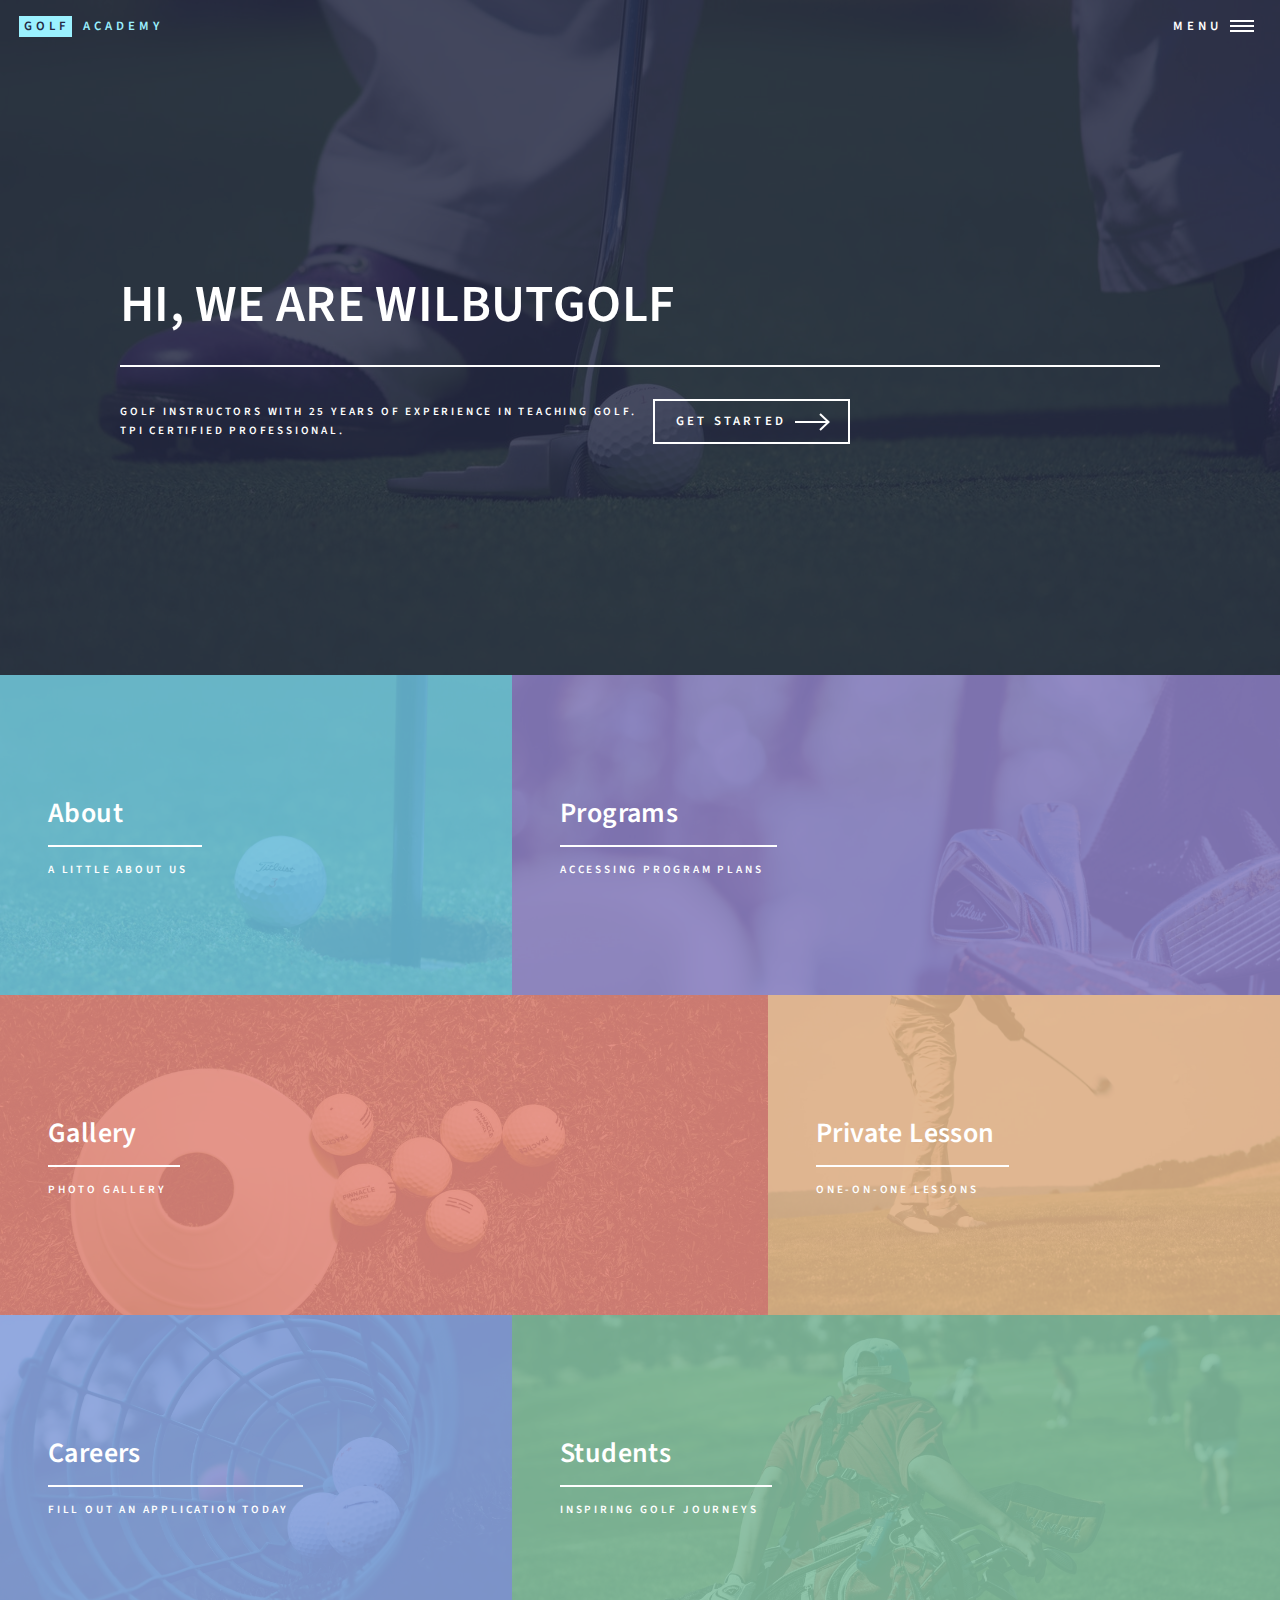
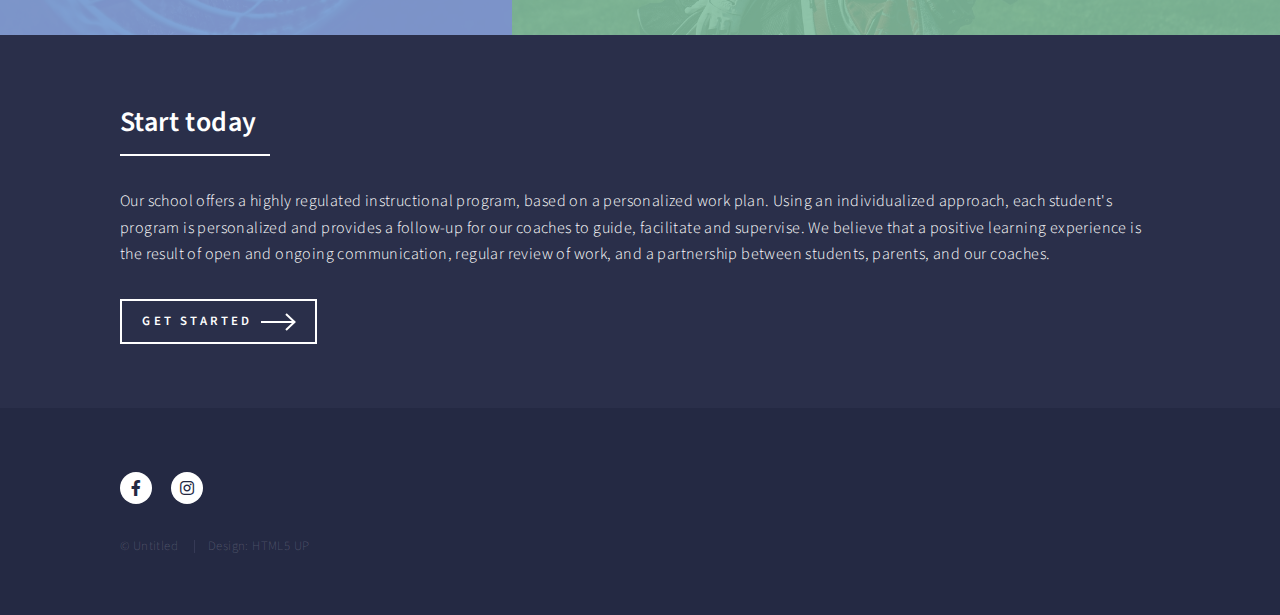
<file: index.html>
<!DOCTYPE HTML>
<!--
	Forty by HTML5 UP
	html5up.net | @ajlkn
	Free for personal and commercial use under the CCA 3.0 license (html5up.net/license)
-->
<html>

<head>
	<title>Golf Academy</title>
	<meta charset="utf-8" />
	<meta name="viewport" content="width=device-width, initial-scale=1, user-scalable=no" />
	<meta name="keywords"
		content="Golf, Academy, Golf Academy, William, Sebastian Perez, sebastian, perez, ggc, georgia gwinnett college, student, front-end, back-end, web, mobile, website, computer, software, developer, engineer" />
	<meta name="author" content="Sebastian Perez" />
	<meta name="description" content="Golf Academy website" />
	<meta property="og:image:type" content="image/png" />
	<meta property="og:title" content="Golf Academy Website" />
	<meta property="og:type" content="website" />
	<link rel="stylesheet" href="assets/css/main.css" />
	<noscript>
		<link rel="stylesheet" href="assets/css/noscript.css" /></noscript>
</head>

<body class="is-preload">

	<!-- Wrapper -->
	<div id="wrapper">

		<!-- Header -->
		<header id="header" class="alt">

			<a href="index.html" class="logo"><strong>Golf</strong> <span data-language="lacademy">Academy</span></a>

			<!-- <div class="lan">
				<a href="javascript:void(0)" data-callLang="es" data-language="language">Spanish</a>
			</div> -->

			<nav>
				<a href="#menu">Menu</a>
			</nav>

		</header>


		<!-- Menu -->
		<nav id="menu">
			<ul class="links">

				<li><a href="about.html">About</a></li>
				<li><a href="gallery.html">Gallery</a></li>
				<li><a href="privateLesson.html">Private Lesson</a></li>
				<li><a href="careers.html">Careers</a></li>

			</ul>
			<ul class="actions stacked">
				<li><a href="programs.html" class="button primary fit">Get Started</a></li>
				<li><a href="index.html" class="button fit">Home</a></li>
			</ul>
		</nav>

		<!-- Banner -->
		<section id="banner" class="major">
			<div class="inner">
				<header class="major">
					<h1 data-language="lhi">HI, WE ARE WILBUTGOLF</h1>
				</header>
				<div class="content">
					<p data-language="ldesc">Golf instructors with 25 years of experience in teaching golf.
						</br>TPI Certified Professional.</p>
					<ul class="actions">
						<li><a href="programs.html" class="button next scrolly" data-language="lstart">Get Started</a></li>
					</ul>
				</div>
			</div>
		</section>

		<!-- Main -->
		<div id="main">

			<!-- One -->
			<section id="one" class="tiles">
				<article>
					<span class="image">
						<img src="images/golf13.jpg" alt="" />
					</span>
					<header class="major">
						<h3><a href="about.html" class="link" data-language="labout">About</a></h3>
						<p data-language="laboutsubtitle">A little about us</p>
					</header>
				</article>
				<article>
					<span class="image">
						<img src="images/golf18.jpg" alt="" />
					</span>
					<header class="major">
						<h3><a href="programs.html" class="link">Programs</a></h3>
						<p>Accessing program plans</p>
					</header>
				</article>
				<article>
					<span class="image">
						<img src="images/golf8.jpg" alt="" />
					</span>
					<header class="major">
						<h3><a href="gallery.html" class="link">Gallery</a></h3>
						<p>Photo gallery</p>
					</header>
				</article>
				<article>
					<span class="image">
						<img src="images/golf2.jpg" alt="" />
					</span>
					<header class="major">
						<h3><a href="privateLesson.html" class="link">Private Lesson</a></h3>
						<p>One-on-one lessons</p>
					</header>
				</article>
				<article>
					<span class="image">
						<img src="images/golf17.jpg" alt="" />
					</span>
					<header class="major">
						<h3><a href="careers.html" class="link">Careers</a></h3>
						<p>Fill out an application today</p>
					</header>
				</article>
				<article>
					<span class="image">
						<img src="images/golf4.jpg" alt="" />
					</span>
					<header class="major">
						<h3><a href="students.html" class="link">Students</a></h3>
						<p>Inspiring golf journeys</p>
					</header>
				</article>
			</section>

			<!-- Two -->
			<section id="two">
				<div class="inner">
					<header class="major">
						<h2>Start today</h2>
					</header>
					<p>Our school offers a highly regulated instructional program, based on a personalized work plan.
						Using an individualized approach, each student's program is personalized and
						provides a follow-up for our coaches to guide, facilitate and supervise. We believe that a
						positive learning experience is the result of open and ongoing communication, regular review
						of work, and a partnership between students, parents, and our coaches.</p>
					<ul class="actions">
						<li><a href="programs.html" class="button next">Get Started</a></li>
					</ul>
				</div>
			</section>

		</div>

		<!-- Footer -->
		<footer id="footer">
			<div class="inner">
				<ul class="icons">
					<li><a href="https://www.facebook.com/WilbutGolf" class="icon brands alt fa-facebook-f"><span class="label">Facebook</span></a></li>
					<li><a href="https://www.instagram.com/wilbutgolf/" class="icon brands alt fa-instagram"><span class="label">Instagram</span></a></li>
					<!-- <li><a href="#" class="icon brands alt fa-github"><span class="label">GitHub</span></a></li>
					<li><a href="#" class="icon brands alt fa-linkedin-in"><span class="label">LinkedIn</span></a></li> -->
				</ul>
				<ul class="copyright">
					<li>&copy; Untitled</li>
					<li>Design: HTML5 UP</li>
				</ul>
			</div>
		</footer>

	</div>

	<!-- Scripts -->
	<script src="assets/js/jquery.min.js"></script>
	<script src="assets/js/jquery.scrolly.min.js"></script>
	<script src="assets/js/jquery.scrollex.min.js"></script>
	<script src="assets/js/browser.min.js"></script>
	<script src="assets/js/breakpoints.min.js"></script>
	<script src="assets/js/util.js"></script>
	<script src="assets/js/main.js"></script>
	<script src="assets/js/index.js"></script>

</body>

</html>
</file>
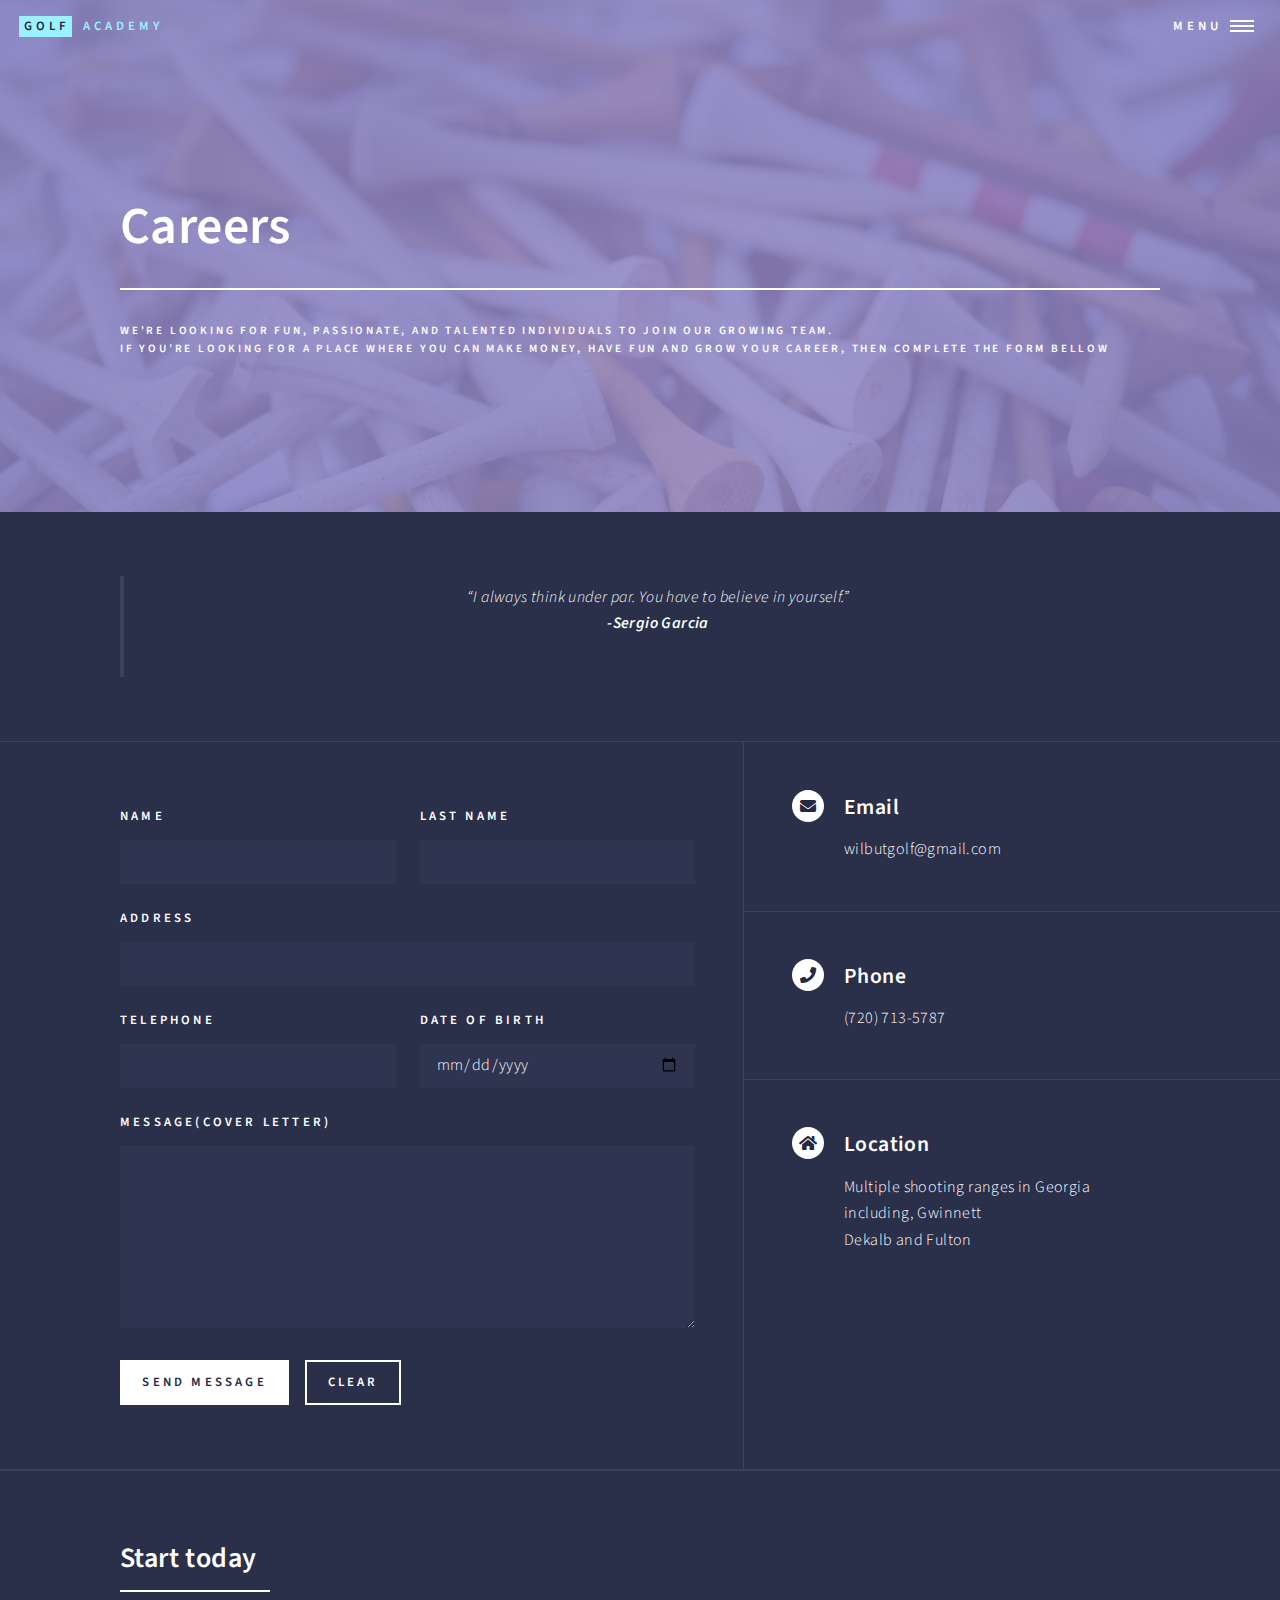
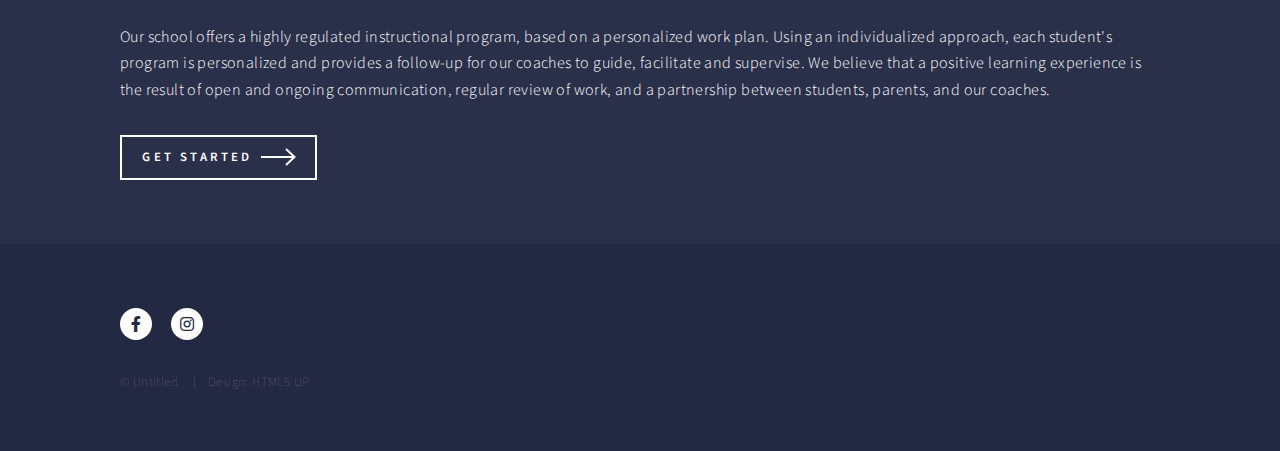
<file: careers.html>
<!DOCTYPE HTML>
<!--
	Forty by HTML5 UP
	html5up.net | @ajlkn
	Free for personal and commercial use under the CCA 3.0 license (html5up.net/license)
-->
<html>

<head>
	<title>Careers - Golf Academy</title>
	<meta charset="utf-8" />
	<meta name="viewport" content="width=device-width, initial-scale=1, user-scalable=no" />
	<link rel="stylesheet" href="assets/css/main.css" />
	<noscript>
		<link rel="stylesheet" href="assets/css/noscript.css" />
	</noscript>
</head>

<body class="is-preload">

	<!-- Wrapper -->
	<div id="wrapper">

		<!-- Header -->
		<!-- Note: The "styleN" class below should match that of the banner element. -->
		<header id="header" class="alt">
			<a href="index.html" class="logo"><strong>Golf</strong> <span data-language="lacademy">Academy</span></a>
			<!-- <div class="lan">
				<a href="javascript:void(0)" data-callLang="es" data-language="language">Spanish</a>
			</div> -->
			<nav>
				<a href="#menu">Menu</a>
			</nav>
		</header>

		<!-- Menu -->
		<nav id="menu">
			<ul class="links">

				<li><a href="about.html">About</a></li>
				<li><a href="gallery.html">Gallery</a></li>
				<li><a href="privateLesson.html">Private Lesson</a></li>
				<li><a href="careers.html">Careers</a></li>

			</ul>
			<ul class="actions stacked">
				<li><a href="programs.html" class="button primary fit">Get Started</a></li>
				<li><a href="index.html" class="button fit">Home</a></li>
			</ul>
		</nav>

		<!-- Banner -->
		<!-- Note: The "styleN" class below should match that of the header element. -->
		<section id="banner" class="style2">
			<div class="inner">
				<span class="image">
					<img src="images/golf22.jpg" alt="" />
				</span>
				<header class="major">
					<h1>Careers</h1>
				</header>
				<div class="content">
					<p>We're looking for fun, passionate, and talented individuals to join our growing team.<br />
						If you’re looking for a place where you can make money, have fun and grow your career, then
						complete the form bellow </p>
				</div>
			</div>
		</section>

		<!-- Main -->
		<div id="main">

			<!-- One -->
			<section id="one">
				<div class="inner">
					<blockquote>
						<p style="text-align: center;">“I always think under par. You have to believe in yourself.”
							</br>
							<b>-Sergio Garcia</b>
						</p>
					</blockquote>
				</div>
			</section>

			<!-- Contact -->
			<section id="contact">
				<div class="inner">
					<section>
						<!-- <form> 
							<input type="text" id="name" name="name" >
							<input type="email" id="email" name="email">
							<textarea rows="5"></textarea>
						</form>
						<button type="submit" class="btn btn-primary" onclick="sendMail()">Button Text</button> -->
						<form>
							<div class="fields">
								<div class="field half">
									<label for="name">Name</label>
									<input type="text" name="name" id="name" />
								</div>
								<div class="field half">
									<label for="lastname">Last Name</label>
									<input type="text" name="lastname" id="lastname" />
								</div>
								<div class="field">
									<label for="address">Address</label>
									<input type="text" name="address" id="address" />
								</div>

								<div class="field half">
									<label for="tel">Telephone</label>
									<input type="tel" name="tel" id="tel" />
									<!-- <div class="col-12">

										<select name="county-category" id="county-category">
											<option value="">- County, GA -</option>
											<option value="Gwinnett">Gwinnett, GA </option>
											<option value="Dekalb">DeKalb, GA</option>
											<option value="Fulton">Fulton, GA</option>

										</select>
									</div> -->
								</div>
								<div class="field half">
									<label for="date">Date of birth</label>

									<input type="date" id="date" name="date">
								</div>
								<div class="field">
									<label for="message">Message(Cover letter)</label>
									<textarea
										placeholder="Tell us about you and please list any experience and/or references..."
										name="message" id="message" rows="6" onfocus="this.innerHTML=''">

									</textarea>
								</div>
							</div>
							<ul class="actions">
								<li><input type="submit" value="Send Message" onclick="sendMailInstructor()"
										class="primary" />
								</li>
								<li><input type="reset" value="Clear" /></li>
							</ul>
						</form>
					</section>
					<section class="split">
						<section>
							<div class="contact-method">
								<span class="icon solid alt fa-envelope"></span>
								<h3>Email</h3>
								<a href="mailto:wilbutgolf@gmail.com">wilbutgolf@gmail.com</a>
							</div>
						</section>
						<section>
							<div class="contact-method">
								<span class="icon solid alt fa-phone"></span>
								<h3>Phone</h3>
								<span>(720) 713-5787</span>
							</div>
						</section>
						<section>
							<div class="contact-method">
								<span class="icon solid alt fa-home"></span>
								<h3>Location</h3>
								<span>Multiple shooting ranges in Georgia<br />
									including, Gwinnett<br />
									Dekalb and Fulton</span>
							</div>
						</section>
					</section>
				</div>
			</section>


			<!-- Three -->
			<section id="three">
				<div class="inner">
					<header class="major">
						<h2>Start today</h2>
					</header>
					<p>Our school offers a highly regulated instructional program, based on a personalized work plan.
						Using an individualized approach, each student's program is personalized and
						provides a follow-up for our coaches to guide, facilitate and supervise. We believe that a
						positive learning experience is the result of open and ongoing communication, regular review
						of work, and a partnership between students, parents, and our coaches.</p>
					<ul class="actions">
						<li><a href="programs.html" class="button next">Get Started</a></li>
					</ul>
				</div>
			</section>

		</div>


		<!-- Footer -->
		<footer id="footer">
			<div class="inner">
				<ul class="icons">
					<!-- <li><a href="#" class="icon brands alt fa-twitter"><span class="label">Twitter</span></a></li> -->
					<li><a href="https://www.facebook.com/WilbutGolf" class="icon brands alt fa-facebook-f"><span
								class="label">Facebook</span></a></li>
					<li><a href="https://www.instagram.com/wilbutgolf/" class="icon brands alt fa-instagram"><span
								class="label">Instagram</span></a></li>
					<!-- <li><a href="#" class="icon brands alt fa-github"><span class="label">GitHub</span></a></li>
					<li><a href="#" class="icon brands alt fa-linkedin-in"><span class="label">LinkedIn</span></a></li> -->
				</ul>
				<ul class="copyright">
					<li>&copy; Untitled</li>
					<li>Design: HTML5 UP</li>
					<!-- <a href="https://html5up.net">HTML5 UP</a> -->
				</ul>
			</div>
		</footer>


	</div>

	<!-- Scripts -->
	<script>

		// var body = variableList == "Other" ? document.getElementById("newVariable").value : variableList;

		function sendMailInstructor() {
			var name = $('#contact #name').val();
			var lastname = $('#contact #lastname').val();
			var add = $('#contact #address').val();
			var tel = $('#contact #tel').val();
			var message = $('#contact textarea').val();
			// var variableList = document.getElementById("county-category").value;
			var date = document.getElementById("date").value;
			window.location.href = 'mailto:wilbutgolf@gmail.com?subject=New instructor- ' + name + '&body=Name: ' + name + ' ' + lastname +
				'%0D%0APhone: ' + tel +
				'%0D%0ALocated in: ' + add +
				'%0D%0ADate of birth: ' + date +
				'%0D%0AMessage:%0D%0A ' + message + '%0D%0A';
		};
	</script>
	<script src="assets/js/jquery.min.js"></script>
	<script src="assets/js/jquery.scrolly.min.js"></script>
	<script src="assets/js/jquery.scrollex.min.js"></script>
	<script src="assets/js/browser.min.js"></script>
	<script src="assets/js/breakpoints.min.js"></script>
	<script src="assets/js/util.js"></script>
	<script src="assets/js/main.js"></script>

</body>

</html>
</file>
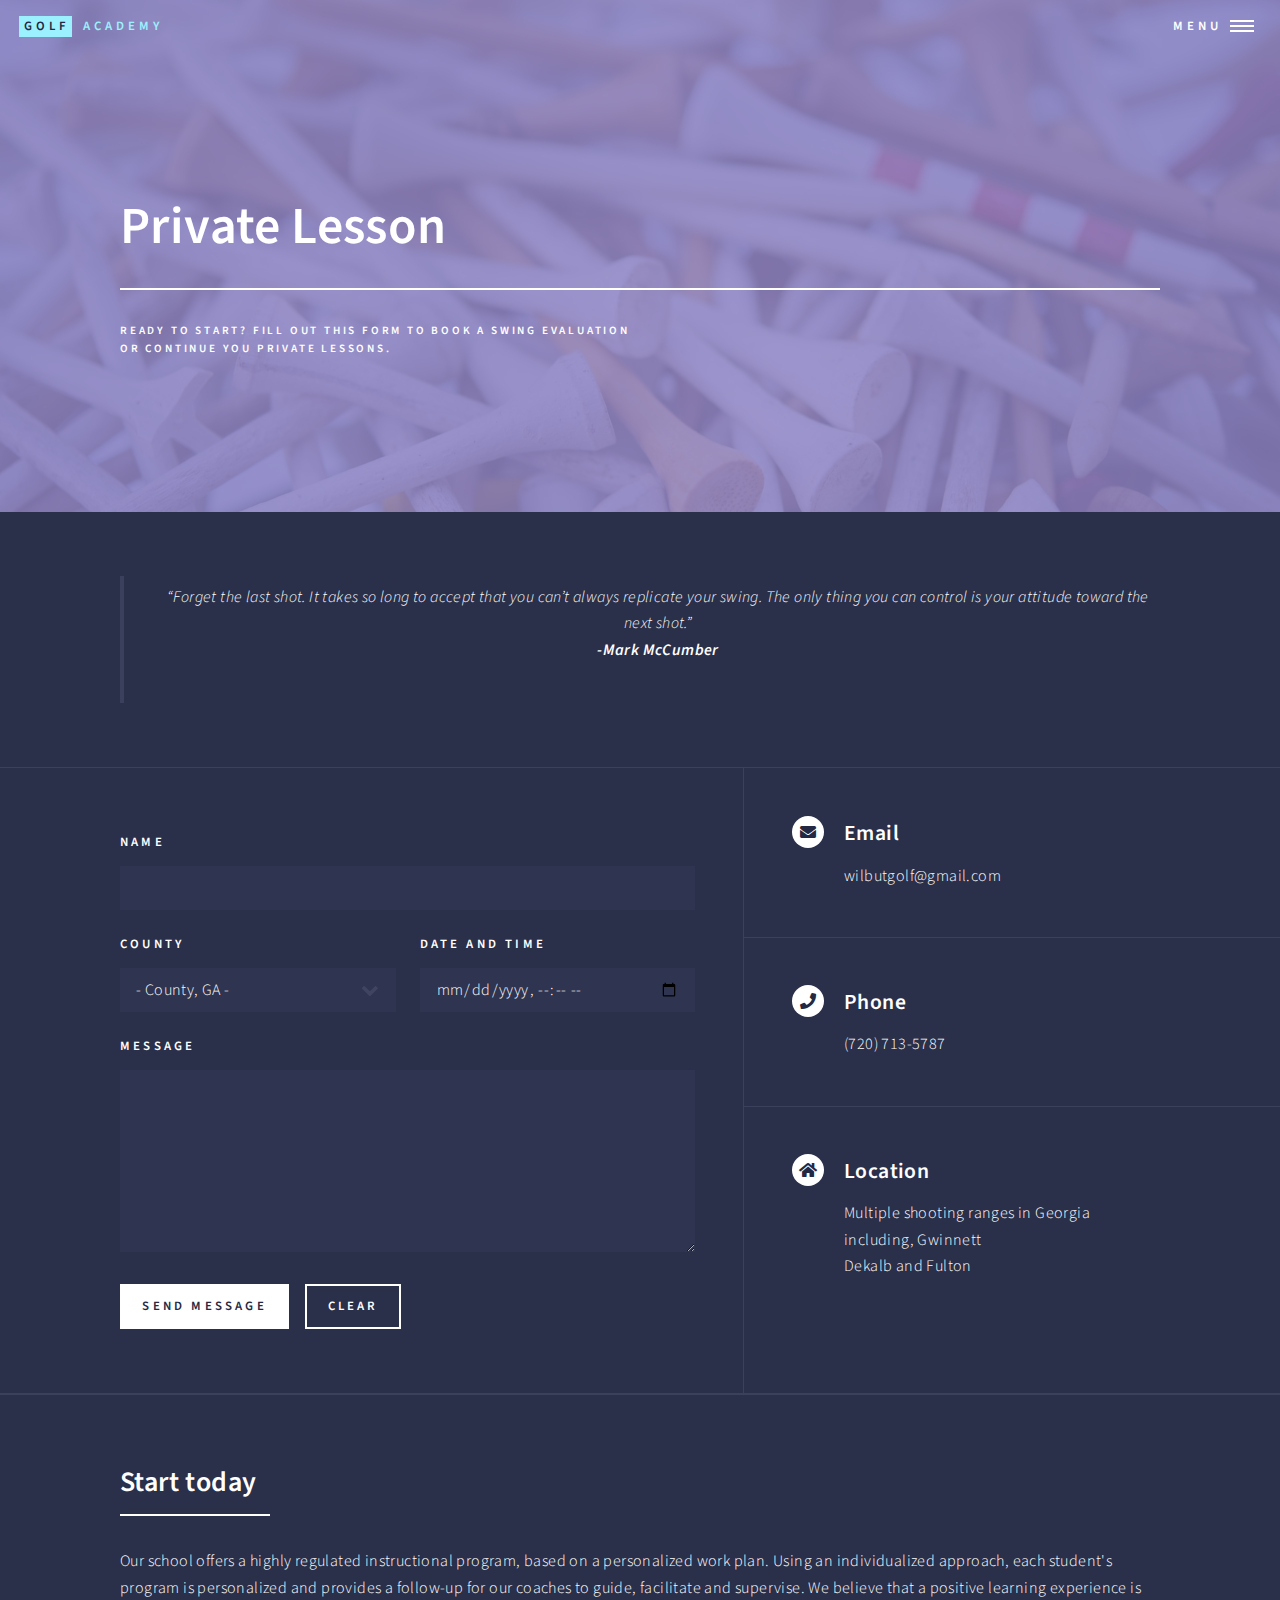
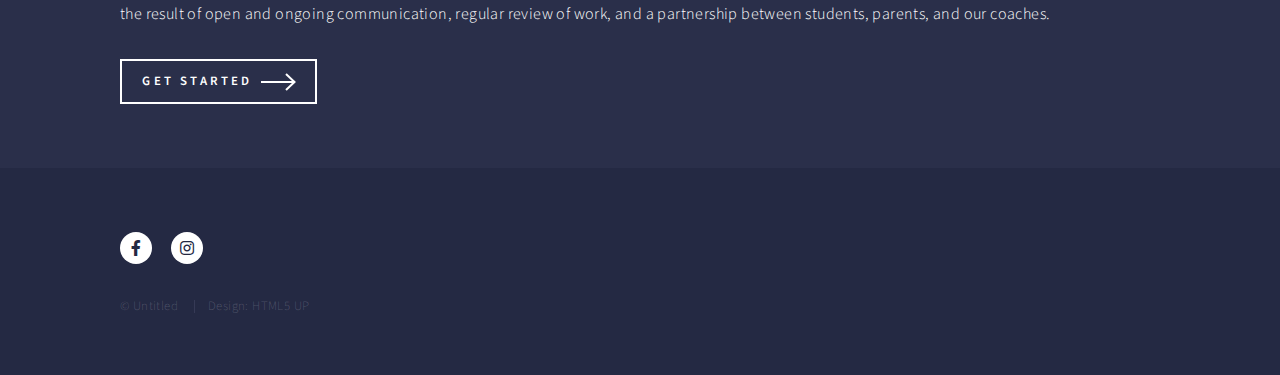
<file: privateLesson.html>
<!DOCTYPE HTML>
<!--
	Forty by HTML5 UP
	html5up.net | @ajlkn
	Free for personal and commercial use under the CCA 3.0 license (html5up.net/license)
-->
<html>

<head>
	<title>Private Lesson - Golf Academy</title>
	<meta charset="utf-8" />
	<meta name="viewport" content="width=device-width, initial-scale=1, user-scalable=no" />
	<link rel="stylesheet" href="assets/css/main.css" />
	<noscript>
		<link rel="stylesheet" href="assets/css/noscript.css" />
	</noscript>
</head>

<body class="is-preload">

	<!-- Wrapper -->
	<div id="wrapper">

		<!-- Header -->
		<!-- Note: The "styleN" class below should match that of the banner element. -->
		<header id="header" class="alt">
			<a href="index.html" class="logo"><strong>Golf</strong> <span data-language="lacademy">Academy</span></a>
			<!-- <div class="lan">
				<a href="javascript:void(0)" data-callLang="es" data-language="language">Spanish</a>
			</div> -->
			<nav>
				<a href="#menu">Menu</a>
			</nav>
		</header>

		<!-- Menu -->
		<nav id="menu">
			<ul class="links">

				<li><a href="about.html">About</a></li>
				<li><a href="gallery.html">Gallery</a></li>
				<li><a href="index.html">Private Lesson</a></li>
				<li><a href="landing.html">Careers</a></li>

			</ul>
			<ul class="actions stacked">
				<li><a href="programs.html" class="button primary fit">Get Started</a></li>
				<li><a href="index.html" class="button fit">Home</a></li>
			</ul>
		</nav>

		<!-- Banner -->
		<!-- Note: The "styleN" class below should match that of the header element. -->
		<section id="banner" class="style2">
			<div class="inner">
				<span class="image">
					<img src="images/golf22.jpg" alt="" />
				</span>
				<header class="major">
					<h1>Private Lesson</h1>
				</header>
				<div class="content">
					<p>Ready to start? Fill out this form to book a swing evaluation<br />
						or continue you private lessons.</p>
				</div>
			</div>
		</section>

		<!-- Main -->
		<div id="main">

			<!-- One -->
			<section id="one">
                <div class="inner">
                    <blockquote>
                        <p style="text-align: center;">“Forget the last shot. It takes so long to accept that you can’t
							always replicate your swing. The only thing you can control is your attitude toward the next
							shot.” </br><b>-Mark McCumber</b></p>
                    </blockquote>
                </div>
            </section>

			<!-- Contact -->
			<section id="contact">
				<div class="inner">
					<section>
						<!-- <form> 
							<input type="text" id="name" name="name" >
							<input type="email" id="email" name="email">
							<textarea rows="5"></textarea>
						</form>
						<button type="submit" class="btn btn-primary" onclick="sendMail()">Button Text</button> -->
						<form>
							<div class="fields">
								<div class="field">
									<label for="name">Name</label>
									<input type="text" name="name" id="name" />
								</div>

								<div class="field half">
									<label for="county">County</label>
									<div class="col-12">

										<select name="county-category" id="county-category">
											<option value="">- County, GA -</option>
											<option value="Gwinnett">Gwinnett, GA </option>
											<option value="Dekalb">DeKalb, GA</option>
											<option value="Fulton">Fulton, GA</option>

										</select>
									</div>
								</div>
								<div class="field half">
									<label for="date">Date and time</label>

									<input type="datetime-local" id="datetime" name="datetime">
								</div>
								<div class="field">
									<label for="message">Message</label>
									<textarea name="message" id="message" rows="6"></textarea>
								</div>
							</div>
							<ul class="actions">
								<li><input type="submit" value="Send Message" onclick="sendMail()" class="primary" />
								</li>
								<li><input type="reset" value="Clear" /></li>
							</ul>
						</form>
					</section>
					<section class="split">
						<section>
							<div class="contact-method">
								<span class="icon solid alt fa-envelope"></span>
								<h3>Email</h3>
								<a href="mailto:wilbutgolf@gmail.com ">wilbutgolf@gmail.com </a>
							</div>
						</section>
						<section>
							<div class="contact-method">
								<span class="icon solid alt fa-phone"></span>
								<h3>Phone</h3>
								<span>(720) 713-5787</span>
							</div>
						</section>
						<section>
							<div class="contact-method">
								<span class="icon solid alt fa-home"></span>
								<h3>Location</h3>
								<span>Multiple shooting ranges in Georgia<br />
									including, Gwinnett<br />
									Dekalb and Fulton</span>
							</div>
						</section>
					</section>
				</div>
			</section>


			<!-- Three -->
			<section id="three">
				<div class="inner">
					<header class="major">
						<h2>Start today</h2>
					</header>
					<p>Our school offers a highly regulated instructional program, based on a personalized work plan.
						Using an individualized approach, each student's program is personalized and
						provides a follow-up for our coaches to guide, facilitate and supervise. We believe that a
						positive learning experience is the result of open and ongoing communication, regular review
						of work, and a partnership between students, parents, and our coaches.</p>
					<ul class="actions">
						<li><a href="programs.html" class="button next">Get Started</a></li>
					</ul>
				</div>
			</section>

		</div>


		<!-- Footer -->
		<footer id="footer">
			<div class="inner">
				<ul class="icons">
					<!-- <li><a href="#" class="icon brands alt fa-twitter"><span class="label">Twitter</span></a></li> -->
					<li><a href="https://www.facebook.com/WilbutGolf" class="icon brands alt fa-facebook-f"><span
								class="label">Facebook</span></a></li>
					<li><a href="https://www.instagram.com/wilbutgolf/" class="icon brands alt fa-instagram"><span
								class="label">Instagram</span></a></li>
					<!-- <li><a href="#" class="icon brands alt fa-github"><span class="label">GitHub</span></a></li>
					<li><a href="#" class="icon brands alt fa-linkedin-in"><span class="label">LinkedIn</span></a></li> -->
				</ul>
				<ul class="copyright">
					<li>&copy; Untitled</li>
					<li>Design: HTML5 UP</li>
					<!-- <a href="https://html5up.net">HTML5 UP</a> -->
				</ul>
			</div>
		</footer>


	</div>

	<!-- Scripts -->
	<script>

		// var body = variableList == "Other" ? document.getElementById("newVariable").value : variableList;

		function sendMail() {
			var name = $('#contact #name').val();
			var message = $('#contact textarea').val();
			var variableList = document.getElementById("county-category").value;
			var date = document.getElementById("datetime").value;
			window.location.href = 'mailto:wilbutgolf@gmail.com ?subject=New applicant- ' + name + '&body=New applicant: ' + name + '!!%0D%0ALocated in: ' + variableList + '%0D%0ATime: ' + date + '%0D%0AMessage: '+ message+ '%0D%0A';
		};
	</script>
	<script src="assets/js/jquery.min.js"></script>
	<script src="assets/js/jquery.scrolly.min.js"></script>
	<script src="assets/js/jquery.scrollex.min.js"></script>
	<script src="assets/js/browser.min.js"></script>
	<script src="assets/js/breakpoints.min.js"></script>
	<script src="assets/js/util.js"></script>
	<script src="assets/js/main.js"></script>

</body>

</html>
</file>
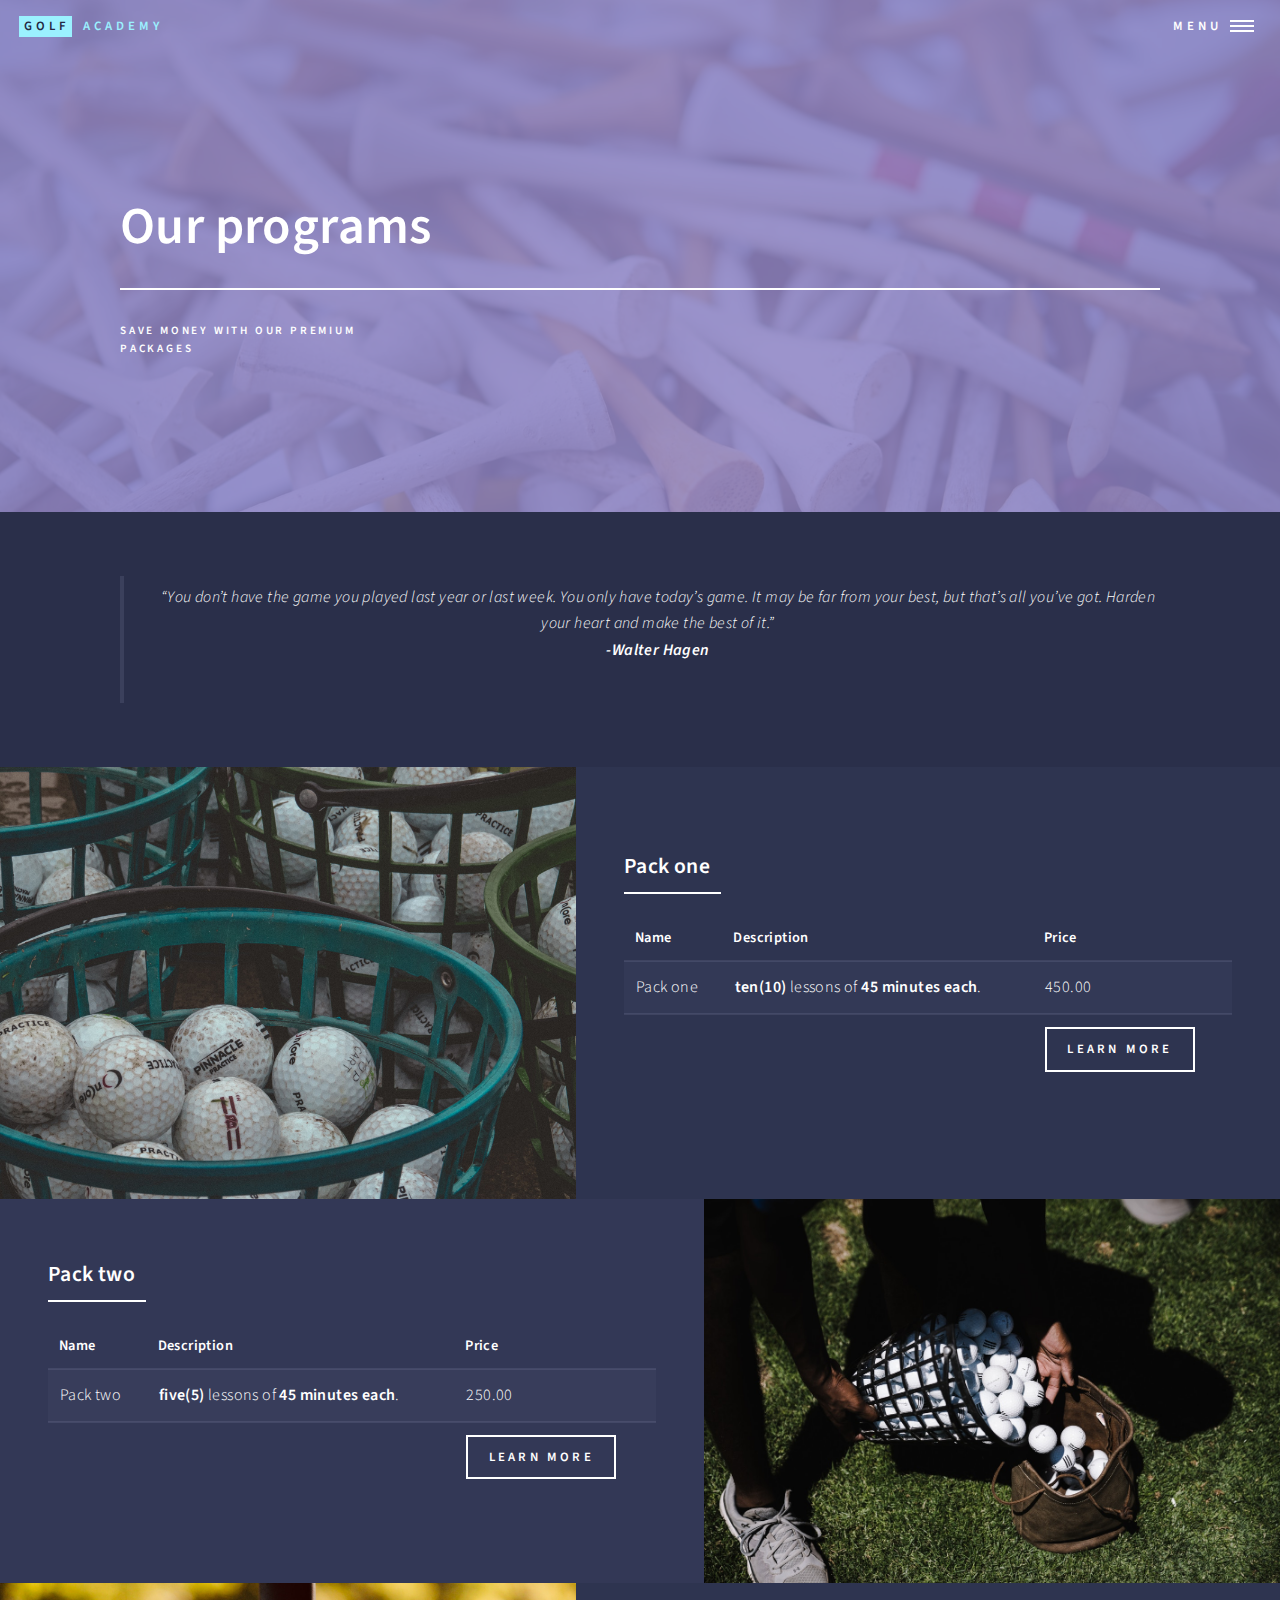
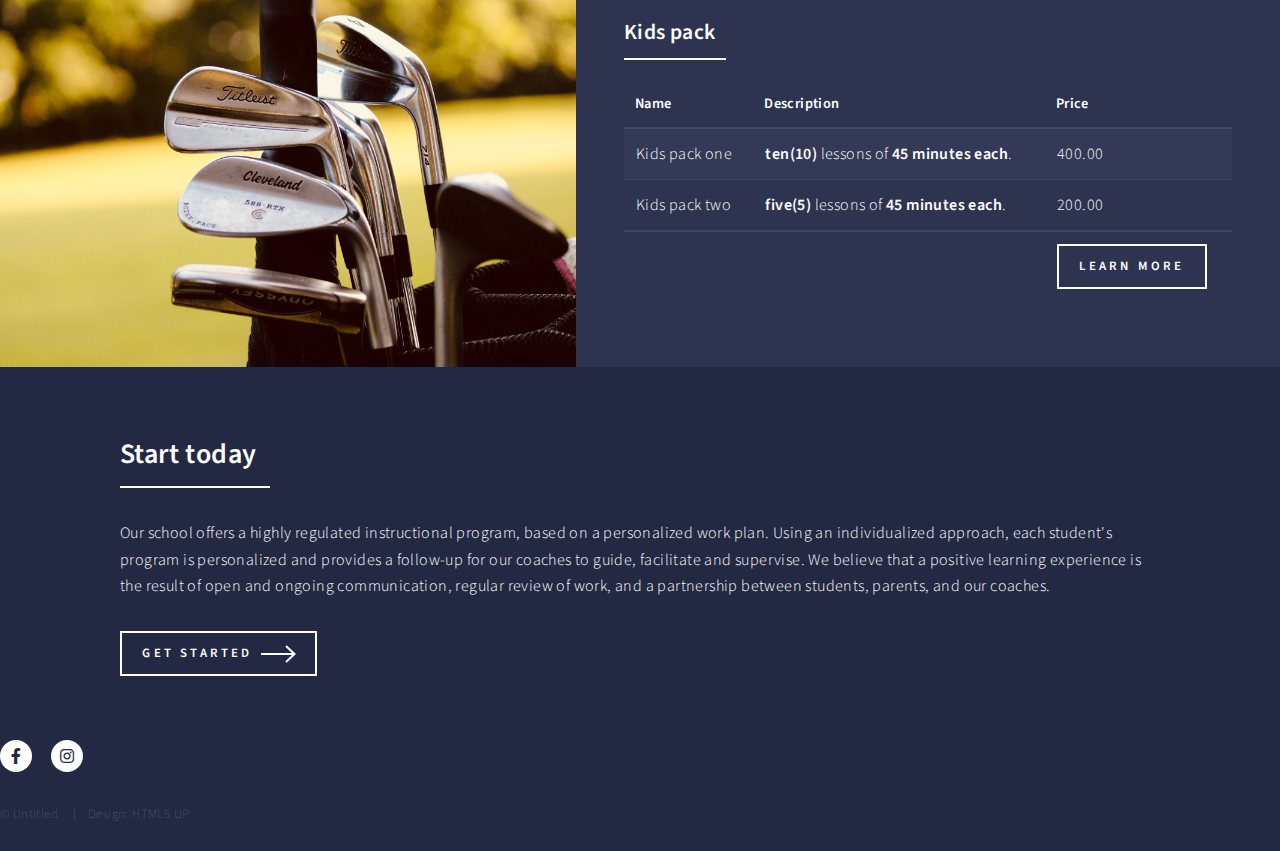
<file: programs.html>
<!DOCTYPE HTML>
<!--
	Forty by HTML5 UP
	html5up.net | @ajlkn
	Free for personal and commercial use under the CCA 3.0 license (html5up.net/license)
-->
<html>

<head>
	<title>Programs - Golf Academy</title>
	<meta charset="utf-8" />
	<meta name="viewport" content="width=device-width, initial-scale=1, user-scalable=no" />
	<link rel="stylesheet" href="assets/css/main.css" />
	<noscript>
		<link rel="stylesheet" href="assets/css/noscript.css" />
	</noscript>
</head>

<body class="is-preload">

	<!-- Wrapper -->
	<div id="wrapper">

		<!-- Header -->
		<!-- Note: The "styleN" class below should match that of the banner element. -->
		<header id="header" class="alt">
			<a href="index.html" class="logo"><strong>Golf</strong> <span data-language="lacademy">Academy</span></a>
			<!-- <div class="lan">
				<a href="javascript:void(0)" data-callLang="es" data-language="language">Spanish</a>
			</div> -->
			<nav>
				<a href="#menu">Menu</a>
			</nav>
		</header>

		<!-- Menu -->
		<nav id="menu">
			<ul class="links">

				<li><a href="about.html">About</a></li>
				<li><a href="gallery.html">Gallery</a></li>
				<li><a href="privateLesson.html">Private Lesson</a></li>
				<li><a href="careers.html">Careers</a></li>

			</ul>
			<ul class="actions stacked">
				<li><a href="programs.html" class="button primary fit">Get Started</a></li>
				<li><a href="index.html" class="button fit">Home</a></li>
			</ul>
		</nav>

		<!-- Banner -->
		<!-- Note: The "styleN" class below should match that of the header element. -->
		<section id="banner" class="style2">
			<div class="inner">
				<span class="image">
					<img src="images/golf22.jpg" alt="" />
				</span>
				<header class="major">
					<h1 data-language="laboutus">Our programs</h1>
				</header>
				<div class="content">
					<p data-language="laboutsubtitle2">
						Save money with our premium<br />
						packages
					</p>
				</div>
			</div>
		</section>

		<!-- Main -->
		<div id="main">

			<!-- One-->
			<section id="one">
				<div class="inner">
					<blockquote>
						<p style="text-align: center;">“You don’t have the game you played last year or last week. You
							only
							have today’s game. It may be far from your best, but that’s all you’ve got. Harden your
							heart
							and make the best of it.” </br><b>-Walter Hagen</b></p>
					</blockquote>
				</div>
			</section>

		</div>
		</section>
		<!-- Two -->
		<section id="two" class="spotlights">
			<section>
				<a href="programs.html" class="image">
					<img src="images/golf16.jpg" alt="" data-position="center center" />
				</a>
				<div class="content">
					<div class="inner">
						<header class="major">
							<h3 data-language="lwhatweteachtitle">Pack one</h3>
						</header>
						<table>
							<thead>
								<tr>
									<th>Name</th>
									<th>Description</th>
									<th>Price</th>
								</tr>
							</thead>
							<tbody>
								<tr>
									<td>Pack one</td>
									<td> <b>ten(10)</b> lessons of <b>45
											minutes each</b>.</td>
									<td>450.00</td>
								</tr>
							</tbody>
							<tfoot>
								<tr>
									<td colspan="2"></td>
									<td>
										<ul class="actions">
											<li><a href="mailto:wilbutgolf@gmail.com ?subject=New applicant&body=Hello my name is...  %0D%0A
													I am interested in the pack one and would like to know the locations and availability.
													%0D%0A
													%0D%0A
													Thank you
													%0D%0A
													%0D%0A" class="button">Learn more</a>
											</li>
										</ul>
									</td>
								</tr>
							</tfoot>
						</table>
					</div>
				</div>
			</section>
			<section>
				<a href="programs.html" class="image">
					<img src="images/golf7.jpg" alt="" data-position="top center" />
				</a>
				<div class="content">
					<div class="inner">
						<header class="major">
							<h3 data-language="ldirectortitle">Pack two</h3>
						</header>
						<table>
							<thead>
								<tr>
									<th>Name</th>
									<th>Description</th>
									<th>Price</th>
								</tr>
							</thead>
							<tbody>
								<tr>
									<td>Pack two</td>
									<td> <b>five(5)</b> lessons of <b>45
											minutes each</b>.</td>
									<td>250.00</td>
								</tr>
							</tbody>
							<tfoot>
								<tr>
									<td colspan="2"></td>
									<td>
										<ul class="actions">
											<li><a href="mailto:wilbutgolf@gmail.com ?subject=New applicant&body=Hello my name is...  %0D%0A
													I am interested in the pack two and would like to know the locations and availability.
													%0D%0A
													%0D%0A
													Thank you
													%0D%0A
													%0D%0A" class="button">Learn more</a>
											</li>
										</ul>
									</td>
								</tr>
							</tfoot>
						</table>
					</div>
				</div>
			</section>
			<section>
				<a href="programs.html" class="image">
					<img src="images/golf12.jpg" alt="" data-position="25% 25%" />
				</a>
				<div class="content">
					<div class="inner">
						<header class="major">
							<h3 data-language="lourgoaltitle">Kids pack</h3>
						</header>
						<!-- <p data-language="lourgoal">
								Start early with any of our two packages <b>for a different price</b> for your children
							</p> -->
						<table>
							<thead>
								<tr>
									<th>Name</th>
									<th>Description</th>
									<th>Price</th>
								</tr>
							</thead>
							<tbody>
								<tr>
									<td>Kids pack one</td>
									<td> <b>ten(10)</b> lessons of <b>45
											minutes each</b>.</td>
									<td>400.00</td>
								</tr>
								<tr>
									<td>Kids pack two</td>
									<td> <b>five(5)</b> lessons of <b>45
											minutes each</b>.</td>
									<td>200.00</td>
								</tr>
							</tbody>
							<tfoot>
								<tr>
									<td colspan="2"></td>
									<td>
										<ul class="actions">
											<li><a href="mailto:wilbutgolf@gmail.com ?subject=New applicant&body=Hello my name is...  %0D%0A
													I am interested in the children's package and would like to know the locations and availability.
													%0D%0A
													%0D%0A
													Thank you
													%0D%0A
													%0D%0A" class="button">Learn more</a>
											</li>
										</ul>
									</td>
								</tr>
							</tfoot>
						</table>

					</div>
				</div>
			</section>
		</section>

		<!-- Three -->
		<section id="three">
			<div class="inner">
				<header class="major">
					<h2>Start today</h2>
				</header>
				<p>Our school offers a highly regulated instructional program, based on a personalized work plan.
					Using an individualized approach, each student's program is personalized and
					provides a follow-up for our coaches to guide, facilitate and supervise. We believe that a
					positive learning experience is the result of open and ongoing communication, regular review
					of work, and a partnership between students, parents, and our coaches.</p>
				<ul class="actions">
					<li><a href="privateLesson.html" class="button next">Get Started</a></li>
				</ul>
			</div>
		</section>

	</div>


	<!-- Footer -->
	<footer id="footer">
		<div class="inner">
			<ul class="icons">
				<!-- <li><a href="#" class="icon brands alt fa-twitter"><span class="label">Twitter</span></a></li> -->
				<li><a href="https://www.facebook.com/WilbutGolf" class="icon brands alt fa-facebook-f"><span
							class="label">Facebook</span></a></li>
				<li><a href="https://www.instagram.com/wilbutgolf/" class="icon brands alt fa-instagram"><span
							class="label">Instagram</span></a></li>
				<!-- <li><a href="#" class="icon brands alt fa-github"><span class="label">GitHub</span></a></li>
					<li><a href="#" class="icon brands alt fa-linkedin-in"><span class="label">LinkedIn</span></a></li> -->
			</ul>
			<ul class="copyright">
				<li>&copy; Untitled</li>
				<li>Design: HTML5 UP</li>
				<!-- <a href="https://html5up.net">HTML5 UP</a> -->
			</ul>
		</div>
	</footer>

	</div>

	<!-- Scripts -->
	<script src="assets/js/jquery.min.js"></script>
	<script src="assets/js/jquery.scrolly.min.js"></script>
	<script src="assets/js/jquery.scrollex.min.js"></script>
	<script src="assets/js/browser.min.js"></script>
	<script src="assets/js/breakpoints.min.js"></script>
	<script src="assets/js/util.js"></script>
	<script src="assets/js/main.js"></script>

</body>

</html>
</file>
<file: assets/css/noscript.css>
/*
	Forty by HTML5 UP
	html5up.net | @ajlkn
	Free for personal and commercial use under the CCA 3.0 license (html5up.net/license)
*/

/* Banner */

	body.is-preload #banner:after {
		opacity: 0.85;
	}

	body.is-preload #banner > .inner {
		-moz-filter: none;
		-webkit-filter: none;
		-ms-filter: none;
		filter: none;
		-moz-transform: none;
		-webkit-transform: none;
		-ms-transform: none;
		transform: none;
		opacity: 1;
	}
</file>
<file: assets/css/main.css>
@import url(fontawesome-all.min.css);
@import url("https://fonts.googleapis.com/css?family=Source+Sans+Pro:300,300italic,600,600italic");

/*
	Forty by HTML5 UP
	html5up.net | @ajlkn
	Free for personal and commercial use under the CCA 3.0 license (html5up.net/license)
*/

html,
body,
div,
span,
applet,
object,
iframe,
h1,
h2,
h3,
h4,
h5,
h6,
p,
blockquote,
pre,
a,
abbr,
acronym,
address,
big,
cite,
code,
del,
dfn,
em,
img,
ins,
kbd,
q,
s,
samp,
small,
strike,
strong,
sub,
sup,
tt,
var,
b,
u,
i,
center,
dl,
dt,
dd,
ol,
ul,
li,
fieldset,
form,
label,
legend,
table,
caption,
tbody,
tfoot,
thead,
tr,
th,
td,
article,
aside,
canvas,
details,
embed,
figure,
figcaption,
footer,
header,
hgroup,
menu,
nav,
output,
ruby,
section,
summary,
time,
mark,
audio,
video {
  margin: 0;
  padding: 0;
  border: 0;
  font-size: 100%;
  font: inherit;
  vertical-align: baseline;
}

article,
aside,
details,
figcaption,
figure,
footer,
header,
hgroup,
menu,
nav,
section {
  display: block;
}

body {
  line-height: 1;
}

ol,
ul {
  list-style: none;
}

blockquote,
q {
  quotes: none;
}

blockquote:before,
blockquote:after,
q:before,
q:after {
  content: "";
  content: none;
}

table {
  border-collapse: collapse;
  border-spacing: 0;
}

body {
  -webkit-text-size-adjust: none;
}

mark {
  background-color: transparent;
  color: inherit;
}

input::-moz-focus-inner {
  border: 0;
  padding: 0;
}

input,
select,
textarea {
  -moz-appearance: none;
  -webkit-appearance: none;
  -ms-appearance: none;
  appearance: none;
}

/* Basic */

@-ms-viewport {
  width: device-width;
}

body {
  -ms-overflow-style: scrollbar;
}

@media screen and (max-width: 480px) {
  html,
  body {
    min-width: 320px;
  }
}

html {
  box-sizing: border-box;
}

*,
*:before,
*:after {
  box-sizing: inherit;
}

body {
  background: #242943;
}

body.is-preload *,
body.is-preload *:before,
body.is-preload *:after {
  -moz-animation: none !important;
  -webkit-animation: none !important;
  -ms-animation: none !important;
  animation: none !important;
  -moz-transition: none !important;
  -webkit-transition: none !important;
  -ms-transition: none !important;
  transition: none !important;
}

/* Type */

body,
input,
select,
textarea {
  color: #ffffff;
  font-family: "Source Sans Pro", Helvetica, sans-serif;
  font-size: 17pt;
  font-weight: 300;
  letter-spacing: 0.025em;
  line-height: 1.65;
}

@media screen and (max-width: 1680px) {
  body,
  input,
  select,
  textarea {
    font-size: 14pt;
  }
}

@media screen and (max-width: 1280px) {
  body,
  input,
  select,
  textarea {
    font-size: 12pt;
  }
}

@media screen and (max-width: 360px) {
  body,
  input,
  select,
  textarea {
    font-size: 11pt;
  }
}

a {
  -moz-transition: color 0.2s ease-in-out, border-bottom-color 0.2s ease-in-out;
  -webkit-transition: color 0.2s ease-in-out,
    border-bottom-color 0.2s ease-in-out;
  -ms-transition: color 0.2s ease-in-out, border-bottom-color 0.2s ease-in-out;
  transition: color 0.2s ease-in-out, border-bottom-color 0.2s ease-in-out;
  /* border-bottom: dotted 1px; */
  color: inherit;
  text-decoration: none;
}

a:hover {
  border-bottom-color: transparent;
  color: #9bf1ff !important;
}

a:active {
  color: #53e3fb !important;
}

strong,
b {
  color: #ffffff;
  font-weight: 600;
}

em,
i {
  font-style: italic;
}

p {
  margin: 0 0 2em 0;
}

h1,
h2,
h3,
h4,
h5,
h6 {
  color: #ffffff;
  font-weight: 600;
  line-height: 1.65;
  margin: 0 0 1em 0;
}

h1 a,
h2 a,
h3 a,
h4 a,
h5 a,
h6 a {
  color: inherit;
  border-bottom: 0;
}

h1 {
  font-size: 2.5em;
}

h2 {
  font-size: 1.75em;
}

h3 {
  font-size: 1.35em;
}

h4 {
  font-size: 1.1em;
}

h5 {
  font-size: 0.9em;
}

h6 {
  font-size: 0.7em;
}

@media screen and (max-width: 736px) {
  h1 {
    font-size: 2em;
  }

  h2 {
    font-size: 1.5em;
  }

  h3 {
    font-size: 1.25em;
  }
}

sub {
  font-size: 0.8em;
  position: relative;
  top: 0.5em;
}

sup {
  font-size: 0.8em;
  position: relative;
  top: -0.5em;
}

blockquote {
  border-left: solid 4px rgba(212, 212, 255, 0.1);
  font-style: italic;
  margin: 0 0 2em 0;
  padding: 0.5em 0 0.5em 2em;
}

code {
  background: rgba(212, 212, 255, 0.035);
  font-family: "Courier New", monospace;
  font-size: 0.9em;
  margin: 0 0.25em;
  padding: 0.25em 0.65em;
}

pre {
  -webkit-overflow-scrolling: touch;
  font-family: "Courier New", monospace;
  font-size: 0.9em;
  margin: 0 0 2em 0;
}

pre code {
  display: block;
  line-height: 1.75;
  padding: 1em 1.5em;
  overflow-x: auto;
}

hr {
  border: 0;
  border-bottom: solid 1px rgba(212, 212, 255, 0.1);
  margin: 2em 0;
}

hr.major {
  margin: 3em 0;
}

.align-left {
  text-align: left;
}

.align-center {
  text-align: center;
}

.align-right {
  text-align: right;
}


/* Row */

.row {
  display: flex;
  flex-wrap: wrap;
  box-sizing: border-box;
  align-items: stretch;
}

.row > * {
  box-sizing: border-box;
}

.row.gtr-uniform > * > :last-child {
  margin-bottom: 0;
}

.row.aln-left {
  justify-content: flex-start;
}

.row.aln-center {
  justify-content: center;
}

.row.aln-right {
  justify-content: flex-end;
}

.row.aln-top {
  align-items: flex-start;
}

.row.aln-middle {
  align-items: center;
}

.row.aln-bottom {
  align-items: flex-end;
}

.row > .imp {
  order: -1;
}

.row > .col-1 {
  width: 8.33333%;
}

.row > .off-1 {
  margin-left: 8.33333%;
}

.row > .col-2 {
  width: 16.66667%;
}

.row > .off-2 {
  margin-left: 16.66667%;
}

.row > .col-3 {
  width: 25%;
}

.row > .off-3 {
  margin-left: 25%;
}

.row > .col-4 {
  width: 33.33333%;
}

.row > .off-4 {
  margin-left: 33.33333%;
}

.row > .col-5 {
  width: 41.66667%;
}

.row > .off-5 {
  margin-left: 41.66667%;
}

.row > .col-6 {
  width: 50%;
}

.row > .off-6 {
  margin-left: 50%;
}

.row > .col-7 {
  width: 58.33333%;
}

.row > .off-7 {
  margin-left: 58.33333%;
}

.row > .col-8 {
  width: 66.66667%;
}

.row > .off-8 {
  margin-left: 66.66667%;
}

.row > .col-9 {
  width: 75%;
}

.row > .off-9 {
  margin-left: 75%;
}

.row > .col-10 {
  width: 83.33333%;
}

.row > .off-10 {
  margin-left: 83.33333%;
}

.row > .col-11 {
  width: 91.66667%;
}

.row > .off-11 {
  margin-left: 91.66667%;
}

.row > .col-12 {
  width: 100%;
}

.row > .off-12 {
  margin-left: 100%;
}

.row.gtr-0 {
  margin-top: 0;
  margin-left: 0em;
}

.row.gtr-0 > * {
  padding: 0 0 0 0em;
}

.row.gtr-0.gtr-uniform {
  margin-top: 0em;
}

.row.gtr-0.gtr-uniform > * {
  padding-top: 0em;
}

.row.gtr-25 {
  margin-top: 0;
  margin-left: -0.5em;
}

.row.gtr-25 > * {
  padding: 0 0 0 0.5em;
}

.row.gtr-25.gtr-uniform {
  margin-top: -0.5em;
}

.row.gtr-25.gtr-uniform > * {
  padding-top: 0.5em;
}

.row.gtr-50 {
  margin-top: 0;
  margin-left: -1em;
}

.row.gtr-50 > * {
  padding: 0 0 0 1em;
}

.row.gtr-50.gtr-uniform {
  margin-top: -1em;
}

.row.gtr-50.gtr-uniform > * {
  padding-top: 1em;
}

.row {
  margin-top: 0;
  margin-left: -2em;
}

.row > * {
  padding: 0 0 0 2em;
}

.row.gtr-uniform {
  margin-top: -2em;
}

.row.gtr-uniform > * {
  padding-top: 2em;
}

.row.gtr-150 {
  margin-top: 0;
  margin-left: -3em;
}

.row.gtr-150 > * {
  padding: 0 0 0 3em;
}

.row.gtr-150.gtr-uniform {
  margin-top: -3em;
}

.row.gtr-150.gtr-uniform > * {
  padding-top: 3em;
}

.row.gtr-200 {
  margin-top: 0;
  margin-left: -4em;
}

.row.gtr-200 > * {
  padding: 0 0 0 4em;
}

.row.gtr-200.gtr-uniform {
  margin-top: -4em;
}

.row.gtr-200.gtr-uniform > * {
  padding-top: 4em;
}

@media screen and (max-width: 1680px) {
  .row {
    display: flex;
    flex-wrap: wrap;
    box-sizing: border-box;
    align-items: stretch;
  }

  .row > * {
    box-sizing: border-box;
  }

  .row.gtr-uniform > * > :last-child {
    margin-bottom: 0;
  }

  .row.aln-left {
    justify-content: flex-start;
  }

  .row.aln-center {
    justify-content: center;
  }

  .row.aln-right {
    justify-content: flex-end;
  }

  .row.aln-top {
    align-items: flex-start;
  }

  .row.aln-middle {
    align-items: center;
  }

  .row.aln-bottom {
    align-items: flex-end;
  }

  .row > .imp-xlarge {
    order: -1;
  }

  .row > .col-1-xlarge {
    width: 8.33333%;
  }

  .row > .off-1-xlarge {
    margin-left: 8.33333%;
  }

  .row > .col-2-xlarge {
    width: 16.66667%;
  }

  .row > .off-2-xlarge {
    margin-left: 16.66667%;
  }

  .row > .col-3-xlarge {
    width: 25%;
  }

  .row > .off-3-xlarge {
    margin-left: 25%;
  }

  .row > .col-4-xlarge {
    width: 33.33333%;
  }

  .row > .off-4-xlarge {
    margin-left: 33.33333%;
  }

  .row > .col-5-xlarge {
    width: 41.66667%;
  }

  .row > .off-5-xlarge {
    margin-left: 41.66667%;
  }

  .row > .col-6-xlarge {
    width: 50%;
  }

  .row > .off-6-xlarge {
    margin-left: 50%;
  }

  .row > .col-7-xlarge {
    width: 58.33333%;
  }

  .row > .off-7-xlarge {
    margin-left: 58.33333%;
  }

  .row > .col-8-xlarge {
    width: 66.66667%;
  }

  .row > .off-8-xlarge {
    margin-left: 66.66667%;
  }

  .row > .col-9-xlarge {
    width: 75%;
  }

  .row > .off-9-xlarge {
    margin-left: 75%;
  }

  .row > .col-10-xlarge {
    width: 83.33333%;
  }

  .row > .off-10-xlarge {
    margin-left: 83.33333%;
  }

  .row > .col-11-xlarge {
    width: 91.66667%;
  }

  .row > .off-11-xlarge {
    margin-left: 91.66667%;
  }

  .row > .col-12-xlarge {
    width: 100%;
  }

  .row > .off-12-xlarge {
    margin-left: 100%;
  }

  .row.gtr-0 {
    margin-top: 0;
    margin-left: 0em;
  }

  .row.gtr-0 > * {
    padding: 0 0 0 0em;
  }

  .row.gtr-0.gtr-uniform {
    margin-top: 0em;
  }

  .row.gtr-0.gtr-uniform > * {
    padding-top: 0em;
  }

  .row.gtr-25 {
    margin-top: 0;
    margin-left: -0.5em;
  }

  .row.gtr-25 > * {
    padding: 0 0 0 0.5em;
  }

  .row.gtr-25.gtr-uniform {
    margin-top: -0.5em;
  }

  .row.gtr-25.gtr-uniform > * {
    padding-top: 0.5em;
  }

  .row.gtr-50 {
    margin-top: 0;
    margin-left: -1em;
  }

  .row.gtr-50 > * {
    padding: 0 0 0 1em;
  }

  .row.gtr-50.gtr-uniform {
    margin-top: -1em;
  }

  .row.gtr-50.gtr-uniform > * {
    padding-top: 1em;
  }

  .row {
    margin-top: 0;
    margin-left: -2em;
  }

  .row > * {
    padding: 0 0 0 2em;
  }

  .row.gtr-uniform {
    margin-top: -2em;
  }

  .row.gtr-uniform > * {
    padding-top: 2em;
  }

  .row.gtr-150 {
    margin-top: 0;
    margin-left: -3em;
  }

  .row.gtr-150 > * {
    padding: 0 0 0 3em;
  }

  .row.gtr-150.gtr-uniform {
    margin-top: -3em;
  }

  .row.gtr-150.gtr-uniform > * {
    padding-top: 3em;
  }

  .row.gtr-200 {
    margin-top: 0;
    margin-left: -4em;
  }

  .row.gtr-200 > * {
    padding: 0 0 0 4em;
  }

  .row.gtr-200.gtr-uniform {
    margin-top: -4em;
  }

  .row.gtr-200.gtr-uniform > * {
    padding-top: 4em;
  }
}

@media screen and (max-width: 1280px) {
  .row {
    display: flex;
    flex-wrap: wrap;
    box-sizing: border-box;
    align-items: stretch;
  }

  .row > * {
    box-sizing: border-box;
  }

  .row.gtr-uniform > * > :last-child {
    margin-bottom: 0;
  }

  .row.aln-left {
    justify-content: flex-start;
  }

  .row.aln-center {
    justify-content: center;
  }

  .row.aln-right {
    justify-content: flex-end;
  }

  .row.aln-top {
    align-items: flex-start;
  }

  .row.aln-middle {
    align-items: center;
  }

  .row.aln-bottom {
    align-items: flex-end;
  }

  .row > .imp-large {
    order: -1;
  }

  .row > .col-1-large {
    width: 8.33333%;
  }

  .row > .off-1-large {
    margin-left: 8.33333%;
  }

  .row > .col-2-large {
    width: 16.66667%;
  }

  .row > .off-2-large {
    margin-left: 16.66667%;
  }

  .row > .col-3-large {
    width: 25%;
  }

  .row > .off-3-large {
    margin-left: 25%;
  }

  .row > .col-4-large {
    width: 33.33333%;
  }

  .row > .off-4-large {
    margin-left: 33.33333%;
  }

  .row > .col-5-large {
    width: 41.66667%;
  }

  .row > .off-5-large {
    margin-left: 41.66667%;
  }

  .row > .col-6-large {
    width: 50%;
  }

  .row > .off-6-large {
    margin-left: 50%;
  }

  .row > .col-7-large {
    width: 58.33333%;
  }

  .row > .off-7-large {
    margin-left: 58.33333%;
  }

  .row > .col-8-large {
    width: 66.66667%;
  }

  .row > .off-8-large {
    margin-left: 66.66667%;
  }

  .row > .col-9-large {
    width: 75%;
  }

  .row > .off-9-large {
    margin-left: 75%;
  }

  .row > .col-10-large {
    width: 83.33333%;
  }

  .row > .off-10-large {
    margin-left: 83.33333%;
  }

  .row > .col-11-large {
    width: 91.66667%;
  }

  .row > .off-11-large {
    margin-left: 91.66667%;
  }

  .row > .col-12-large {
    width: 100%;
  }

  .row > .off-12-large {
    margin-left: 100%;
  }

  .row.gtr-0 {
    margin-top: 0;
    margin-left: 0em;
  }

  .row.gtr-0 > * {
    padding: 0 0 0 0em;
  }

  .row.gtr-0.gtr-uniform {
    margin-top: 0em;
  }

  .row.gtr-0.gtr-uniform > * {
    padding-top: 0em;
  }

  .row.gtr-25 {
    margin-top: 0;
    margin-left: -0.375em;
  }

  .row.gtr-25 > * {
    padding: 0 0 0 0.375em;
  }

  .row.gtr-25.gtr-uniform {
    margin-top: -0.375em;
  }

  .row.gtr-25.gtr-uniform > * {
    padding-top: 0.375em;
  }

  .row.gtr-50 {
    margin-top: 0;
    margin-left: -0.75em;
  }

  .row.gtr-50 > * {
    padding: 0 0 0 0.75em;
  }

  .row.gtr-50.gtr-uniform {
    margin-top: -0.75em;
  }

  .row.gtr-50.gtr-uniform > * {
    padding-top: 0.75em;
  }

  .row {
    margin-top: 0;
    margin-left: -1.5em;
  }

  .row > * {
    padding: 0 0 0 1.5em;
  }

  .row.gtr-uniform {
    margin-top: -1.5em;
  }

  .row.gtr-uniform > * {
    padding-top: 1.5em;
  }

  .row.gtr-150 {
    margin-top: 0;
    margin-left: -2.25em;
  }

  .row.gtr-150 > * {
    padding: 0 0 0 2.25em;
  }

  .row.gtr-150.gtr-uniform {
    margin-top: -2.25em;
  }

  .row.gtr-150.gtr-uniform > * {
    padding-top: 2.25em;
  }

  .row.gtr-200 {
    margin-top: 0;
    margin-left: -3em;
  }

  .row.gtr-200 > * {
    padding: 0 0 0 3em;
  }

  .row.gtr-200.gtr-uniform {
    margin-top: -3em;
  }

  .row.gtr-200.gtr-uniform > * {
    padding-top: 3em;
  }
}

@media screen and (max-width: 980px) {
  .row {
    display: flex;
    flex-wrap: wrap;
    box-sizing: border-box;
    align-items: stretch;
  }

  .row > * {
    box-sizing: border-box;
  }

  .row.gtr-uniform > * > :last-child {
    margin-bottom: 0;
  }

  .row.aln-left {
    justify-content: flex-start;
  }

  .row.aln-center {
    justify-content: center;
  }

  .row.aln-right {
    justify-content: flex-end;
  }

  .row.aln-top {
    align-items: flex-start;
  }

  .row.aln-middle {
    align-items: center;
  }

  .row.aln-bottom {
    align-items: flex-end;
  }

  .row > .imp-medium {
    order: -1;
  }

  .row > .col-1-medium {
    width: 8.33333%;
  }

  .row > .off-1-medium {
    margin-left: 8.33333%;
  }

  .row > .col-2-medium {
    width: 16.66667%;
  }

  .row > .off-2-medium {
    margin-left: 16.66667%;
  }

  .row > .col-3-medium {
    width: 25%;
  }

  .row > .off-3-medium {
    margin-left: 25%;
  }

  .row > .col-4-medium {
    width: 33.33333%;
  }

  .row > .off-4-medium {
    margin-left: 33.33333%;
  }

  .row > .col-5-medium {
    width: 41.66667%;
  }

  .row > .off-5-medium {
    margin-left: 41.66667%;
  }

  .row > .col-6-medium {
    width: 50%;
  }

  .row > .off-6-medium {
    margin-left: 50%;
  }

  .row > .col-7-medium {
    width: 58.33333%;
  }

  .row > .off-7-medium {
    margin-left: 58.33333%;
  }

  .row > .col-8-medium {
    width: 66.66667%;
  }

  .row > .off-8-medium {
    margin-left: 66.66667%;
  }

  .row > .col-9-medium {
    width: 75%;
  }

  .row > .off-9-medium {
    margin-left: 75%;
  }

  .row > .col-10-medium {
    width: 83.33333%;
  }

  .row > .off-10-medium {
    margin-left: 83.33333%;
  }

  .row > .col-11-medium {
    width: 91.66667%;
  }

  .row > .off-11-medium {
    margin-left: 91.66667%;
  }

  .row > .col-12-medium {
    width: 100%;
  }

  .row > .off-12-medium {
    margin-left: 100%;
  }

  .row.gtr-0 {
    margin-top: 0;
    margin-left: 0em;
  }

  .row.gtr-0 > * {
    padding: 0 0 0 0em;
  }

  .row.gtr-0.gtr-uniform {
    margin-top: 0em;
  }

  .row.gtr-0.gtr-uniform > * {
    padding-top: 0em;
  }

  .row.gtr-25 {
    margin-top: 0;
    margin-left: -0.375em;
  }

  .row.gtr-25 > * {
    padding: 0 0 0 0.375em;
  }

  .row.gtr-25.gtr-uniform {
    margin-top: -0.375em;
  }

  .row.gtr-25.gtr-uniform > * {
    padding-top: 0.375em;
  }

  .row.gtr-50 {
    margin-top: 0;
    margin-left: -0.75em;
  }

  .row.gtr-50 > * {
    padding: 0 0 0 0.75em;
  }

  .row.gtr-50.gtr-uniform {
    margin-top: -0.75em;
  }

  .row.gtr-50.gtr-uniform > * {
    padding-top: 0.75em;
  }

  .row {
    margin-top: 0;
    margin-left: -1.5em;
  }

  .row > * {
    padding: 0 0 0 1.5em;
  }

  .row.gtr-uniform {
    margin-top: -1.5em;
  }

  .row.gtr-uniform > * {
    padding-top: 1.5em;
  }

  .row.gtr-150 {
    margin-top: 0;
    margin-left: -2.25em;
  }

  .row.gtr-150 > * {
    padding: 0 0 0 2.25em;
  }

  .row.gtr-150.gtr-uniform {
    margin-top: -2.25em;
  }

  .row.gtr-150.gtr-uniform > * {
    padding-top: 2.25em;
  }

  .row.gtr-200 {
    margin-top: 0;
    margin-left: -3em;
  }

  .row.gtr-200 > * {
    padding: 0 0 0 3em;
  }

  .row.gtr-200.gtr-uniform {
    margin-top: -3em;
  }

  .row.gtr-200.gtr-uniform > * {
    padding-top: 3em;
  }
}

@media screen and (max-width: 736px) {
  .row {
    display: flex;
    flex-wrap: wrap;
    box-sizing: border-box;
    align-items: stretch;
  }

  .row > * {
    box-sizing: border-box;
  }

  .row.gtr-uniform > * > :last-child {
    margin-bottom: 0;
  }

  .row.aln-left {
    justify-content: flex-start;
  }

  .row.aln-center {
    justify-content: center;
  }

  .row.aln-right {
    justify-content: flex-end;
  }

  .row.aln-top {
    align-items: flex-start;
  }

  .row.aln-middle {
    align-items: center;
  }

  .row.aln-bottom {
    align-items: flex-end;
  }

  .row > .imp-small {
    order: -1;
  }

  .row > .col-1-small {
    width: 8.33333%;
  }

  .row > .off-1-small {
    margin-left: 8.33333%;
  }

  .row > .col-2-small {
    width: 16.66667%;
  }

  .row > .off-2-small {
    margin-left: 16.66667%;
  }

  .row > .col-3-small {
    width: 25%;
  }

  .row > .off-3-small {
    margin-left: 25%;
  }

  .row > .col-4-small {
    width: 33.33333%;
  }

  .row > .off-4-small {
    margin-left: 33.33333%;
  }

  .row > .col-5-small {
    width: 41.66667%;
  }

  .row > .off-5-small {
    margin-left: 41.66667%;
  }

  .row > .col-6-small {
    width: 50%;
  }

  .row > .off-6-small {
    margin-left: 50%;
  }

  .row > .col-7-small {
    width: 58.33333%;
  }

  .row > .off-7-small {
    margin-left: 58.33333%;
  }

  .row > .col-8-small {
    width: 66.66667%;
  }

  .row > .off-8-small {
    margin-left: 66.66667%;
  }

  .row > .col-9-small {
    width: 75%;
  }

  .row > .off-9-small {
    margin-left: 75%;
  }

  .row > .col-10-small {
    width: 83.33333%;
  }

  .row > .off-10-small {
    margin-left: 83.33333%;
  }

  .row > .col-11-small {
    width: 91.66667%;
  }

  .row > .off-11-small {
    margin-left: 91.66667%;
  }

  .row > .col-12-small {
    width: 100%;
  }

  .row > .off-12-small {
    margin-left: 100%;
  }

  .row.gtr-0 {
    margin-top: 0;
    margin-left: 0em;
  }

  .row.gtr-0 > * {
    padding: 0 0 0 0em;
  }

  .row.gtr-0.gtr-uniform {
    margin-top: 0em;
  }

  .row.gtr-0.gtr-uniform > * {
    padding-top: 0em;
  }

  .row.gtr-25 {
    margin-top: 0;
    margin-left: -0.3125em;
  }

  .row.gtr-25 > * {
    padding: 0 0 0 0.3125em;
  }

  .row.gtr-25.gtr-uniform {
    margin-top: -0.3125em;
  }

  .row.gtr-25.gtr-uniform > * {
    padding-top: 0.3125em;
  }

  .row.gtr-50 {
    margin-top: 0;
    margin-left: -0.625em;
  }

  .row.gtr-50 > * {
    padding: 0 0 0 0.625em;
  }

  .row.gtr-50.gtr-uniform {
    margin-top: -0.625em;
  }

  .row.gtr-50.gtr-uniform > * {
    padding-top: 0.625em;
  }

  .row {
    margin-top: 0;
    margin-left: -1.25em;
  }

  .row > * {
    padding: 0 0 0 1.25em;
  }

  .row.gtr-uniform {
    margin-top: -1.25em;
  }

  .row.gtr-uniform > * {
    padding-top: 1.25em;
  }

  .row.gtr-150 {
    margin-top: 0;
    margin-left: -1.875em;
  }

  .row.gtr-150 > * {
    padding: 0 0 0 1.875em;
  }

  .row.gtr-150.gtr-uniform {
    margin-top: -1.875em;
  }

  .row.gtr-150.gtr-uniform > * {
    padding-top: 1.875em;
  }

  .row.gtr-200 {
    margin-top: 0;
    margin-left: -2.5em;
  }

  .row.gtr-200 > * {
    padding: 0 0 0 2.5em;
  }

  .row.gtr-200.gtr-uniform {
    margin-top: -2.5em;
  }

  .row.gtr-200.gtr-uniform > * {
    padding-top: 2.5em;
  }
}

@media screen and (max-width: 480px) {
  .row {
    display: flex;
    flex-wrap: wrap;
    box-sizing: border-box;
    align-items: stretch;
  }

  .row > * {
    box-sizing: border-box;
  }

  .row.gtr-uniform > * > :last-child {
    margin-bottom: 0;
  }

  .row.aln-left {
    justify-content: flex-start;
  }

  .row.aln-center {
    justify-content: center;
  }

  .row.aln-right {
    justify-content: flex-end;
  }

  .row.aln-top {
    align-items: flex-start;
  }

  .row.aln-middle {
    align-items: center;
  }

  .row.aln-bottom {
    align-items: flex-end;
  }

  .row > .imp-xsmall {
    order: -1;
  }

  .row > .col-1-xsmall {
    width: 8.33333%;
  }

  .row > .off-1-xsmall {
    margin-left: 8.33333%;
  }

  .row > .col-2-xsmall {
    width: 16.66667%;
  }

  .row > .off-2-xsmall {
    margin-left: 16.66667%;
  }

  .row > .col-3-xsmall {
    width: 25%;
  }

  .row > .off-3-xsmall {
    margin-left: 25%;
  }

  .row > .col-4-xsmall {
    width: 33.33333%;
  }

  .row > .off-4-xsmall {
    margin-left: 33.33333%;
  }

  .row > .col-5-xsmall {
    width: 41.66667%;
  }

  .row > .off-5-xsmall {
    margin-left: 41.66667%;
  }

  .row > .col-6-xsmall {
    width: 50%;
  }

  .row > .off-6-xsmall {
    margin-left: 50%;
  }

  .row > .col-7-xsmall {
    width: 58.33333%;
  }

  .row > .off-7-xsmall {
    margin-left: 58.33333%;
  }

  .row > .col-8-xsmall {
    width: 66.66667%;
  }

  .row > .off-8-xsmall {
    margin-left: 66.66667%;
  }

  .row > .col-9-xsmall {
    width: 75%;
  }

  .row > .off-9-xsmall {
    margin-left: 75%;
  }

  .row > .col-10-xsmall {
    width: 83.33333%;
  }

  .row > .off-10-xsmall {
    margin-left: 83.33333%;
  }

  .row > .col-11-xsmall {
    width: 91.66667%;
  }

  .row > .off-11-xsmall {
    margin-left: 91.66667%;
  }

  .row > .col-12-xsmall {
    width: 100%;
  }

  .row > .off-12-xsmall {
    margin-left: 100%;
  }

  .row.gtr-0 {
    margin-top: 0;
    margin-left: 0em;
  }

  .row.gtr-0 > * {
    padding: 0 0 0 0em;
  }

  .row.gtr-0.gtr-uniform {
    margin-top: 0em;
  }

  .row.gtr-0.gtr-uniform > * {
    padding-top: 0em;
  }

  .row.gtr-25 {
    margin-top: 0;
    margin-left: -0.3125em;
  }

  .row.gtr-25 > * {
    padding: 0 0 0 0.3125em;
  }

  .row.gtr-25.gtr-uniform {
    margin-top: -0.3125em;
  }

  .row.gtr-25.gtr-uniform > * {
    padding-top: 0.3125em;
  }

  .row.gtr-50 {
    margin-top: 0;
    margin-left: -0.625em;
  }

  .row.gtr-50 > * {
    padding: 0 0 0 0.625em;
  }

  .row.gtr-50.gtr-uniform {
    margin-top: -0.625em;
  }

  .row.gtr-50.gtr-uniform > * {
    padding-top: 0.625em;
  }

  .row {
    margin-top: 0;
    margin-left: -1.25em;
  }

  .row > * {
    padding: 0 0 0 1.25em;
  }

  .row.gtr-uniform {
    margin-top: -1.25em;
  }

  .row.gtr-uniform > * {
    padding-top: 1.25em;
  }

  .row.gtr-150 {
    margin-top: 0;
    margin-left: -1.875em;
  }

  .row.gtr-150 > * {
    padding: 0 0 0 1.875em;
  }

  .row.gtr-150.gtr-uniform {
    margin-top: -1.875em;
  }

  .row.gtr-150.gtr-uniform > * {
    padding-top: 1.875em;
  }

  .row.gtr-200 {
    margin-top: 0;
    margin-left: -2.5em;
  }

  .row.gtr-200 > * {
    padding: 0 0 0 2.5em;
  }

  .row.gtr-200.gtr-uniform {
    margin-top: -2.5em;
  }

  .row.gtr-200.gtr-uniform > * {
    padding-top: 2.5em;
  }
}

/* Section/Article */

section.special,
article.special {
  text-align: center;
}

header.major {
  width: -moz-max-content;
  width: -webkit-max-content;
  width: -ms-max-content;
  width: max-content;
  margin-bottom: 2em;
}

header.major > :first-child {
  margin-bottom: 0;
  width: calc(100% + 0.5em);
}

header.major > :first-child:after {
  content: "";
  background-color: #ffffff;
  display: block;
  height: 2px;
  margin: 0.325em 0 0.5em 0;
  width: 100%;
}

header.major > p {
  font-size: 0.7em;
  font-weight: 600;
  letter-spacing: 0.25em;
  margin-bottom: 0;
  text-transform: uppercase;
}

body.is-ie header.major > :first-child:after {
  max-width: 9em;
}

body.is-ie header.major > h1:after {
  max-width: 100% !important;
}

@media screen and (max-width: 736px) {
  header.major > p br {
    display: none;
  }
}

/* Form */

form {
  margin: 0 0 2em 0;
}

form > :last-child {
  margin-bottom: 0;
}

form > .fields {
  display: -moz-flex;
  display: -webkit-flex;
  display: -ms-flex;
  display: flex;
  -moz-flex-wrap: wrap;
  -webkit-flex-wrap: wrap;
  -ms-flex-wrap: wrap;
  flex-wrap: wrap;
  width: calc(100% + 3em);
  margin: -1.5em 0 2em -1.5em;
}

form > .fields > .field {
  -moz-flex-grow: 0;
  -webkit-flex-grow: 0;
  -ms-flex-grow: 0;
  flex-grow: 0;
  -moz-flex-shrink: 0;
  -webkit-flex-shrink: 0;
  -ms-flex-shrink: 0;
  flex-shrink: 0;
  padding: 1.5em 0 0 1.5em;
  width: calc(100% - 1.5em);
}

form > .fields > .field.half {
  width: calc(50% - 0.75em);
}

form > .fields > .field.third {
  width: calc(100% / 3 - 0.5em);
}

form > .fields > .field.quarter {
  width: calc(25% - 0.375em);
}

@media screen and (max-width: 480px) {
  form > .fields {
    width: calc(100% + 3em);
    margin: -1.5em 0 2em -1.5em;
  }

  form > .fields > .field {
    padding: 1.5em 0 0 1.5em;
    width: calc(100% - 1.5em);
  }

  form > .fields > .field.half {
    width: calc(100% - 1.5em);
  }

  form > .fields > .field.third {
    width: calc(100% - 1.5em);
  }

  form > .fields > .field.quarter {
    width: calc(100% - 1.5em);
  }
}

label {
  color: #ffffff;
  display: block;
  font-size: 0.8em;
  font-weight: 600;
  letter-spacing: 0.25em;
  margin: 0 0 1em 0;
  text-transform: uppercase;
}

input[type="text"],
input[type="password"],
input[type="email"],
input[type="tel"],
input[type="search"],
input[type="url"],
input[type="county"],
input[type="datetime-local"],
input[type="date"],
select,
textarea {
  -moz-appearance: none;
  -webkit-appearance: none;
  -ms-appearance: none;
  appearance: none;
  background: rgba(212, 212, 255, 0.035);
  border: none;
  border-radius: 0;
  color: inherit;
  display: block;
  outline: 0;
  padding: 0 1em;
  text-decoration: none;
  width: 100%;
}

input[type="text"]:invalid,
input[type="password"]:invalid,
input[type="email"]:invalid,
input[type="tel"]:invalid,
input[type="search"]:invalid,
input[type="url"]:invalid,
input[type="county"]:invalid,
input[type="datetime-local"]:invalid,
input[type="date"]:invalid,
select:invalid,
textarea:invalid {
  box-shadow: none;
}

input[type="text"]:focus,
input[type="password"]:focus,
input[type="email"]:focus,
input[type="tel"]:focus,
input[type="search"]:focus,
input[type="url"]:focus,
input[type="county"]:focus,
input[type="datetime-local"]:focus,
input[type="date"]:focus,
select:focus,
textarea:focus {
  border-color: #9bf1ff;
  box-shadow: 0 0 0 2px #9bf1ff;
}

select {
  background-image: url("data:image/svg+xml;charset=utf8,%3Csvg xmlns='http://www.w3.org/2000/svg' width='40' height='40' preserveAspectRatio='none' viewBox='0 0 40 40'%3E%3Cpath d='M9.4,12.3l10.4,10.4l10.4-10.4c0.2-0.2,0.5-0.4,0.9-0.4c0.3,0,0.6,0.1,0.9,0.4l3.3,3.3c0.2,0.2,0.4,0.5,0.4,0.9 c0,0.4-0.1,0.6-0.4,0.9L20.7,31.9c-0.2,0.2-0.5,0.4-0.9,0.4c-0.3,0-0.6-0.1-0.9-0.4L4.3,17.3c-0.2-0.2-0.4-0.5-0.4-0.9 c0-0.4,0.1-0.6,0.4-0.9l3.3-3.3c0.2-0.2,0.5-0.4,0.9-0.4S9.1,12.1,9.4,12.3z' fill='rgba(212, 212, 255, 0.1)' /%3E%3C/svg%3E");
  background-size: 1.25rem;
  background-repeat: no-repeat;
  background-position: calc(100% - 1rem) center;
  height: 2.75em;
  padding-right: 2.75em;
  text-overflow: ellipsis;
}

select option {
  color: #ffffff;
  background: #242943;
}

select:focus::-ms-value {
  background-color: transparent;
}

select::-ms-expand {
  display: none;
}

input[type="text"],
input[type="password"],
input[type="email"],
input[type="tel"],
input[type="search"],
input[type="url"],
input[type="county"],
input[type="datetime-local"],
input[type="date"],
select {
  height: 2.75em;
}
select {
  height: 2.75em;
}

textarea {
  padding: 0.75em 1em;
}

input[type="checkbox"],
input[type="radio"] {
  -moz-appearance: none;
  -webkit-appearance: none;
  -ms-appearance: none;
  appearance: none;
  display: block;
  float: left;
  margin-right: -2em;
  opacity: 0;
  width: 1em;
  z-index: -1;
}

input[type="checkbox"] + label,
input[type="radio"] + label {
  text-decoration: none;
  color: #ffffff;
  cursor: pointer;
  display: inline-block;
  font-weight: 300;
  padding-left: 2.65em;
  padding-right: 0.75em;
  position: relative;
}

input[type="checkbox"] + label:before,
input[type="radio"] + label:before {
  -moz-osx-font-smoothing: grayscale;
  -webkit-font-smoothing: antialiased;
  display: inline-block;
  font-style: normal;
  font-variant: normal;
  text-rendering: auto;
  line-height: 1;
  text-transform: none !important;
  font-family: "Font Awesome 5 Free";
  font-weight: 900;
}

input[type="checkbox"] + label:before,
input[type="radio"] + label:before {
  background: rgba(212, 212, 255, 0.035);
  content: "";
  display: inline-block;
  font-size: 0.8em;
  height: 2.0625em;
  left: 0;
  letter-spacing: 0;
  line-height: 2.0625em;
  position: absolute;
  text-align: center;
  top: 0;
  width: 2.0625em;
}

input[type="checkbox"]:checked + label:before,
input[type="radio"]:checked + label:before {
  background: #ffffff;
  border-color: #9bf1ff;
  content: "\f00c";
  color: #242943;
}

input[type="checkbox"]:focus + label:before,
input[type="radio"]:focus + label:before {
  box-shadow: 0 0 0 2px #9bf1ff;
}

input[type="radio"] + label:before {
  border-radius: 100%;
}

::-webkit-input-placeholder {
  color: rgba(244, 244, 255, 0.2) !important;
  opacity: 1;
}

:-moz-placeholder {
  color: rgba(244, 244, 255, 0.2) !important;
  opacity: 1;
}

::-moz-placeholder {
  color: rgba(244, 244, 255, 0.2) !important;
  opacity: 1;
}

:-ms-input-placeholder {
  color: rgba(244, 244, 255, 0.2) !important;
  opacity: 1;
}

/* Box */

.box {
  border: solid 1px rgba(212, 212, 255, 0.1);
  margin-bottom: 2em;
  padding: 1.5em;
}

.box > :last-child,
.box > :last-child > :last-child,
.box > :last-child > :last-child > :last-child {
  margin-bottom: 0;
}

.box.alt {
  border: 0;
  border-radius: 0;
  padding: 0;
}

/* Icon */

.icon {
  text-decoration: none;
  border-bottom: none;
  position: relative;
}

.icon:before {
  -moz-osx-font-smoothing: grayscale;
  -webkit-font-smoothing: antialiased;
  display: inline-block;
  font-style: normal;
  font-variant: normal;
  text-rendering: auto;
  line-height: 1;
  text-transform: none !important;
  font-family: "Font Awesome 5 Free";
  font-weight: 400;
}

.icon > .label {
  display: none;
}

.icon:before {
  line-height: inherit;
}

.icon.solid:before {
  font-weight: 900;
}

.icon.brands:before {
  font-family: "Font Awesome 5 Brands";
}

.icon.alt:before {
  background-color: #ffffff;
  border-radius: 100%;
  color: #242943;
  display: inline-block;
  height: 2em;
  line-height: 2em;
  text-align: center;
  width: 2em;
}

a.icon.alt:before {
  -moz-transition: background-color 0.2s ease-in-out;
  -webkit-transition: background-color 0.2s ease-in-out;
  -ms-transition: background-color 0.2s ease-in-out;
  transition: background-color 0.2s ease-in-out;
}

a.icon.alt:hover:before {
  background-color: #6fc3df;
}

a.icon.alt:active:before {
  background-color: #37a6cb;
}

/* Image */

.image {
  border: 0;
  display: inline-block;
  position: relative;
}

.image img {
  display: block;
}

.image.left,
.image.right {
  max-width: 30%;
}

.image.left img,
.image.right img {
  width: 100%;
}

.image.left {
  float: left;
  margin: 0 1.5em 1.25em 0;
  top: 0.25em;
}

.image.right {
  float: right;
  margin: 0 0 1.25em 1.5em;
  top: 0.25em;
}

.image.fit {
  display: block;
  margin: 0 0 2em 0;
  width: 100%;
}

.image.fit img {
  width: 100%;
}

.image.main {
  display: block;
  margin: 2.5em 0;
  width: 100%;
}

.image.main img {
  width: 100%;
}

@media screen and (max-width: 736px) {
  .image.main {
    margin: 1.5em 0;
  }
}

.mypic{
	background-color:pink;
    background-size: 100% 100%;
    background-repeat: none;
    width: 400px;
    height: 400px;
    /* display: flex; */
    flex-wrap: wrap;
    flex-direction: column;
    /* align-items: center; */
    /* justify-content: center; */
}

.mypic:hover{
	border: red solid 5px;
}
#closeup{
	display: none;
    width: 70%;
    height: 80%;
    position: fixed;
    left: 15%;
    top: 10%;
    background-color:pink;
    background-size: 100% 100%;
    background-repeat: none;
    border: black solid 5px;
    padding: 5px;
}

/* List */

ol {
  list-style: decimal;
  margin: 0 0 2em 0;
  padding-left: 1.25em;
}

ol li {
  padding-left: 0.25em;
}

ul {
  list-style: disc;
  margin: 0 0 2em 0;
  padding-left: 1em;
}

ul li {
  padding-left: 0.5em;
}

ul.alt {
  list-style: none;
  padding-left: 0;
}

ul.alt li {
  border-top: solid 1px rgba(212, 212, 255, 0.1);
  padding: 0.5em 0;
}

ul.alt li:first-child {
  border-top: 0;
  padding-top: 0;
}

dl {
  margin: 0 0 2em 0;
}

dl dt {
  display: block;
  font-weight: 600;
  margin: 0 0 1em 0;
}

dl dd {
  margin-left: 2em;
}

/* Actions */

ul.actions {
  display: -moz-flex;
  display: -webkit-flex;
  display: -ms-flex;
  display: flex;
  cursor: default;
  list-style: none;
  margin-left: -1em;
  padding-left: 0;
}

ul.actions li {
  padding: 0 0 0 1em;
  vertical-align: middle;
}

ul.actions.special {
  -moz-justify-content: center;
  -webkit-justify-content: center;
  -ms-justify-content: center;
  justify-content: center;
  width: 100%;
  margin-left: 0;
}

ul.actions.special li:first-child {
  padding-left: 0;
}

ul.actions.stacked {
  -moz-flex-direction: column;
  -webkit-flex-direction: column;
  -ms-flex-direction: column;
  flex-direction: column;
  margin-left: 0;
}

ul.actions.stacked li {
  padding: 1.3em 0 0 0;
}

ul.actions.stacked li:first-child {
  padding-top: 0;
}

ul.actions.fit {
  width: calc(100% + 1em);
}

ul.actions.fit li {
  -moz-flex-grow: 1;
  -webkit-flex-grow: 1;
  -ms-flex-grow: 1;
  flex-grow: 1;
  -moz-flex-shrink: 1;
  -webkit-flex-shrink: 1;
  -ms-flex-shrink: 1;
  flex-shrink: 1;
  width: 100%;
}

ul.actions.fit li > * {
  width: 100%;
}

ul.actions.fit.stacked {
  width: 100%;
}

/* Icons */

ul.icons {
  cursor: default;
  list-style: none;
  padding-left: 0;
}

ul.icons li {
  display: inline-block;
  padding: 0 1em 0 0;
}

ul.icons li:last-child {
  padding-right: 0;
}

@media screen and (max-width: 736px) {
  ul.icons li {
    padding: 0 0.75em 0 0;
  }
}

/* Pagination */

ul.pagination {
  cursor: default;
  list-style: none;
  padding-left: 0;
}

ul.pagination li {
  display: inline-block;
  padding-left: 0;
  vertical-align: middle;
}

ul.pagination li > .page {
  -moz-transition: background-color 0.2s ease-in-out, color 0.2s ease-in-out;
  -webkit-transition: background-color 0.2s ease-in-out, color 0.2s ease-in-out;
  -ms-transition: background-color 0.2s ease-in-out, color 0.2s ease-in-out;
  transition: background-color 0.2s ease-in-out, color 0.2s ease-in-out;
  border-bottom: 0;
  display: inline-block;
  font-size: 0.8em;
  font-weight: 600;
  height: 1.5em;
  line-height: 1.5em;
  margin: 0 0.125em;
  min-width: 1.5em;
  padding: 0 0.5em;
  text-align: center;
}

ul.pagination li > .page.active {
  background-color: #ffffff;
  color: #242943;
}

ul.pagination li > .page.active:hover {
  background-color: #9bf1ff;
  color: #242943 !important;
}

ul.pagination li > .page.active:active {
  background-color: #53e3fb;
}

ul.pagination li:first-child {
  padding-right: 0.75em;
}

ul.pagination li:last-child {
  padding-left: 0.75em;
}

@media screen and (max-width: 480px) {
  ul.pagination li:nth-child(n + 2):nth-last-child(n + 2) {
    display: none;
  }

  ul.pagination li:first-child {
    padding-right: 0;
  }
}

/* Table */
.table-wrapper {
  -webkit-overflow-scrolling: touch;
  overflow-x: auto;
}

table {
  margin: 0 0 2em 0;
  width: 100%;
}

table tbody tr {
  border: solid 1px rgba(212, 212, 255, 0.1);
  border-left: 0;
  border-right: 0;
}

table tbody tr:nth-child(2n + 1) {
  background-color: rgba(212, 212, 255, 0.035);
}

table td {
  padding: 0.75em 0.75em;
}

table th {
  color: #ffffff;
  font-size: 0.9em;
  font-weight: 600;
  padding: 0 0.75em 0.75em 0.75em;
  text-align: left;
}

table thead {
  border-bottom: solid 2px rgba(212, 212, 255, 0.1);
}

table tfoot {
  border-top: solid 2px rgba(212, 212, 255, 0.1);
}

table.alt {
  border-collapse: separate;
}

table.alt tbody tr td {
  border: solid 1px rgba(212, 212, 255, 0.1);
  border-left-width: 0;
  border-top-width: 0;
}

table.alt tbody tr td:first-child {
  border-left-width: 1px;
}

table.alt tbody tr:first-child td {
  border-top-width: 1px;
}

table.alt thead {
  border-bottom: 0;
}

table.alt tfoot {
  border-top: 0;
}

/* Button */

input[type="submit"],
input[type="reset"],
input[type="button"],
button,
.button {
  -moz-appearance: none;
  -webkit-appearance: none;
  -ms-appearance: none;
  appearance: none;
  -moz-transition: background-color 0.2s ease-in-out,
    box-shadow 0.2s ease-in-out, color 0.2s ease-in-out;
  -webkit-transition: background-color 0.2s ease-in-out,
    box-shadow 0.2s ease-in-out, color 0.2s ease-in-out;
  -ms-transition: background-color 0.2s ease-in-out, box-shadow 0.2s ease-in-out,
    color 0.2s ease-in-out;
  transition: background-color 0.2s ease-in-out, box-shadow 0.2s ease-in-out,
    color 0.2s ease-in-out;
  background-color: transparent;
  border: 0;
  border-radius: 0;
  box-shadow: inset 0 0 0 2px #ffffff;
  color: #ffffff;
  cursor: pointer;
  display: inline-block;
  font-size: 0.8em;
  font-weight: 600;
  height: 3.5em;
  letter-spacing: 0.25em;
  line-height: 3.5em;
  padding: 0 1.75em;
  text-align: center;
  text-decoration: none;
  text-transform: uppercase;
  white-space: nowrap;
}

input[type="submit"]:hover,
input[type="submit"]:active,
input[type="reset"]:hover,
input[type="reset"]:active,
input[type="button"]:hover,
input[type="button"]:active,
button:hover,
button:active,
.button:hover,
.button:active {
  box-shadow: inset 0 0 0 2px #9bf1ff;
  color: #9bf1ff;
}

input[type="submit"]:active,
input[type="reset"]:active,
input[type="button"]:active,
button:active,
.button:active {
  background-color: rgba(155, 241, 255, 0.1);
  box-shadow: inset 0 0 0 2px #53e3fb;
  color: #53e3fb;
}

input[type="submit"].icon:before,
input[type="reset"].icon:before,
input[type="button"].icon:before,
button.icon:before,
.button.icon:before {
  margin-right: 0.5em;
}

input[type="submit"].fit,
input[type="reset"].fit,
input[type="button"].fit,
button.fit,
.button.fit {
  width: 100%;
}

input[type="submit"].small,
input[type="reset"].small,
input[type="button"].small,
button.small,
.button.small {
  font-size: 0.6em;
}

input[type="submit"].large,
input[type="reset"].large,
input[type="button"].large,
button.large,
.button.large {
  font-size: 1.25em;
  height: 3em;
  line-height: 3em;
}

input[type="submit"].next,
input[type="reset"].next,
input[type="button"].next,
button.next,
.button.next {
  padding-right: 4.5em;
  position: relative;
}

input[type="submit"].next:before,
input[type="submit"].next:after,
input[type="reset"].next:before,
input[type="reset"].next:after,
input[type="button"].next:before,
input[type="button"].next:after,
button.next:before,
button.next:after,
.button.next:before,
.button.next:after {
  -moz-transition: opacity 0.2s ease-in-out;
  -webkit-transition: opacity 0.2s ease-in-out;
  -ms-transition: opacity 0.2s ease-in-out;
  transition: opacity 0.2s ease-in-out;
  background-position: center right;
  background-repeat: no-repeat;
  background-size: 36px 24px;
  content: "";
  display: block;
  height: 100%;
  position: absolute;
  right: 1.5em;
  top: 0;
  vertical-align: middle;
  width: 36px;
}

input[type="submit"].next:before,
input[type="reset"].next:before,
input[type="button"].next:before,
button.next:before,
.button.next:before {
  background-image: url("data:image/svg+xml;charset=utf8,%3Csvg xmlns='http://www.w3.org/2000/svg' xmlns:xlink='http://www.w3.org/1999/xlink' width='36px' height='24px' viewBox='0 0 36 24' zoomAndPan='disable'%3E%3Cstyle%3Eline %7B stroke: %23ffffff%3B stroke-width: 2px%3B %7D%3C/style%3E%3Cline x1='0' y1='12' x2='34' y2='12' /%3E%3Cline x1='25' y1='4' x2='34' y2='12.5' /%3E%3Cline x1='25' y1='20' x2='34' y2='11.5' /%3E%3C/svg%3E");
}

input[type="submit"].next:after,
input[type="reset"].next:after,
input[type="button"].next:after,
button.next:after,
.button.next:after {
  background-image: url("data:image/svg+xml;charset=utf8,%3Csvg xmlns='http://www.w3.org/2000/svg' xmlns:xlink='http://www.w3.org/1999/xlink' width='36px' height='24px' viewBox='0 0 36 24' zoomAndPan='disable'%3E%3Cstyle%3Eline %7B stroke: %239bf1ff%3B stroke-width: 2px%3B %7D%3C/style%3E%3Cline x1='0' y1='12' x2='34' y2='12' /%3E%3Cline x1='25' y1='4' x2='34' y2='12.5' /%3E%3Cline x1='25' y1='20' x2='34' y2='11.5' /%3E%3C/svg%3E");
  opacity: 0;
  z-index: 1;
}

input[type="submit"].next:hover:after,
input[type="submit"].next:active:after,
input[type="reset"].next:hover:after,
input[type="reset"].next:active:after,
input[type="button"].next:hover:after,
input[type="button"].next:active:after,
button.next:hover:after,
button.next:active:after,
.button.next:hover:after,
.button.next:active:after {
  opacity: 1;
}

@media screen and (max-width: 1280px) {
  input[type="submit"].next,
  input[type="reset"].next,
  input[type="button"].next,
  button.next,
  .button.next {
    padding-right: 5em;
  }
}

input[type="submit"].primary,
input[type="reset"].primary,
input[type="button"].primary,
button.primary,
.button.primary {
  background-color: #ffffff;
  box-shadow: none;
  color: #242943;
}

input[type="submit"].primary:hover,
input[type="submit"].primary:active,
input[type="reset"].primary:hover,
input[type="reset"].primary:active,
input[type="button"].primary:hover,
input[type="button"].primary:active,
button.primary:hover,
button.primary:active,
.button.primary:hover,
.button.primary:active {
  background-color: #9bf1ff;
  color: #242943 !important;
}

input[type="submit"].primary:active,
input[type="reset"].primary:active,
input[type="button"].primary:active,
button.primary:active,
.button.primary:active {
  background-color: #53e3fb;
}

input[type="submit"].disabled,
input[type="submit"]:disabled,
input[type="reset"].disabled,
input[type="reset"]:disabled,
input[type="button"].disabled,
input[type="button"]:disabled,
button.disabled,
button:disabled,
.button.disabled,
.button:disabled {
  pointer-events: none;
  cursor: default;
  opacity: 0.25;
}

/* Tiles */

.tiles {
  display: -moz-flex;
  display: -webkit-flex;
  display: -ms-flex;
  display: flex;
  -moz-flex-wrap: wrap;
  -webkit-flex-wrap: wrap;
  -ms-flex-wrap: wrap;
  flex-wrap: wrap;
  border-top: 0 !important;
}

.tiles + * {
  border-top: 0 !important;
}

.tiles article {
  -moz-align-items: center;
  -webkit-align-items: center;
  -ms-align-items: center;
  align-items: center;
  display: -moz-flex;
  display: -webkit-flex;
  display: -ms-flex;
  display: flex;
  -moz-transition: -moz-transform 0.25s ease, opacity 0.25s ease,
    -moz-filter 1s ease, -webkit-filter 1s ease;
  -webkit-transition: -webkit-transform 0.25s ease, opacity 0.25s ease,
    -webkit-filter 1s ease, -webkit-filter 1s ease;
  -ms-transition: -ms-transform 0.25s ease, opacity 0.25s ease,
    -ms-filter 1s ease, -webkit-filter 1s ease;
  transition: transform 0.25s ease, opacity 0.25s ease, filter 1s ease,
    -webkit-filter 1s ease;
  padding: 4em 4em 2em 4em;
  background-position: center;
  background-repeat: no-repeat;
  background-size: cover;
  cursor: default;
  height: 40vh;
  max-height: 40em;
  min-height: 23em;
  overflow: hidden;
  position: relative;
  width: 40%;
}

.tiles article .image {
  display: none;
}

.tiles article header {
  position: relative;
  z-index: 3;
}

.tiles article h3 {
  font-size: 1.75em;
}

.tiles article h3 a:hover {
  color: inherit !important;
}

.tiles article .link.primary {
  border: 0;
  height: 100%;
  left: 0;
  position: absolute;
  top: 0;
  width: 100%;
  z-index: 4;
}

.tiles article:before {
  -moz-transition: opacity 0.5s ease;
  -webkit-transition: opacity 0.5s ease;
  -ms-transition: opacity 0.5s ease;
  transition: opacity 0.5s ease;
  bottom: 0;
  content: "";
  display: block;
  height: 100%;
  left: 0;
  opacity: 0.85;
  position: absolute;
  width: 100%;
  z-index: 2;
}

.tiles article:after {
  background-color: rgba(36, 41, 67, 0.25);
  content: "";
  display: block;
  height: 100%;
  left: 0;
  position: absolute;
  top: 0;
  width: 100%;
  z-index: 1;
}

.tiles article:hover:before {
  opacity: 0;
}

.tiles article.is-transitioning {
  -moz-transform: scale(0.95);
  -webkit-transform: scale(0.95);
  -ms-transform: scale(0.95);
  transform: scale(0.95);
  -moz-filter: blur(0.5em);
  -webkit-filter: blur(0.5em);
  -ms-filter: blur(0.5em);
  filter: blur(0.5em);
  opacity: 0;
}

.tiles article:nth-child(4n - 1),
.tiles article:nth-child(4n - 2) {
  width: 60%;
}

.tiles article:nth-child(6n - 5):before {
  background-color: #6fc3df;
}

.tiles article:nth-child(6n - 4):before {
  background-color: #8d82c4;
}

.tiles article:nth-child(6n - 3):before {
  background-color: #ec8d81;
}

.tiles article:nth-child(6n - 2):before {
  background-color: #e7b788;
}

.tiles article:nth-child(6n - 1):before {
  background-color: #8ea9e8;
}

.tiles article:nth-child(6n):before {
  background-color: #87c5a4;
}

@media screen and (max-width: 1280px) {
  .tiles article {
    padding: 4em 3em 2em 3em;
    height: 30vh;
    max-height: 30em;
    min-height: 20em;
  }
}

@media screen and (max-width: 980px) {
  .tiles article {
    width: 50% !important;
  }
}

@media screen and (max-width: 736px) {
  .tiles article {
    padding: 3em 1.5em 1em 1.5em;
    height: 16em;
    max-height: none;
    min-height: 0;
  }

  .tiles article h3 {
    font-size: 1.5em;
  }
}

@media screen and (max-width: 480px) {
  .tiles {
    display: block;
  }

  .tiles article {
    height: 20em;
    width: 100% !important;
  }
}

/* Contact Method */

.contact-method {
  margin: 0 0 2em 0;
  padding-left: 3.25em;
  position: relative;
}

.contact-method .icon {
  left: 0;
  position: absolute;
  top: 0;
}

.contact-method h3 {
  margin: 0 0 0.5em 0;
}

/* Spotlights */

.spotlights {
  border-top: 0 !important;
}

.spotlights + * {
  border-top: 0 !important;
}

.spotlights > section {
  display: -moz-flex;
  display: -webkit-flex;
  display: -ms-flex;
  display: flex;
  -moz-flex-direction: row;
  -webkit-flex-direction: row;
  -ms-flex-direction: row;
  flex-direction: row;
  background-color: #2e3450;
}

.spotlights > section > .image {
  background-position: center center;
  background-size: cover;
  border-radius: 0;
  display: block;
  position: relative;
  width: 30%;
}

.spotlights > section > .image img {
  border-radius: 0;
  display: block;
  width: 100%;
}

.spotlights > section > .image:before {
  background: rgba(36, 41, 67, 0.9);
  content: "";
  display: block;
  height: 100%;
  left: 0;
  opacity: 0;
  position: absolute;
  top: 0;
  width: 100%;
}

.spotlights > section > .content {
  display: -moz-flex;
  display: -webkit-flex;
  display: -ms-flex;
  display: flex;
  -moz-flex-direction: column;
  -webkit-flex-direction: column;
  -ms-flex-direction: column;
  flex-direction: column;
  -moz-justify-content: center;
  -webkit-justify-content: center;
  -ms-justify-content: center;
  justify-content: center;
  -moz-align-items: center;
  -webkit-align-items: center;
  -ms-align-items: center;
  align-items: center;
  padding: 2em 3em 0.1em 3em;
  width: 70%;
}

.spotlights > section > .content > .inner {
  margin: 0 auto;
  max-width: 100%;
  width: 65em;
}

.spotlights > section:nth-child(2n) {
  -moz-flex-direction: row-reverse;
  -webkit-flex-direction: row-reverse;
  -ms-flex-direction: row-reverse;
  flex-direction: row-reverse;
  background-color: #333856;
}

.spotlights > section:nth-child(2n) > .content {
  -moz-align-items: -moz-flex-end;
  -webkit-align-items: -webkit-flex-end;
  -ms-align-items: -ms-flex-end;
  align-items: flex-end;
}

@media screen and (max-width: 1680px) {
  .spotlights > section > .image {
    width: 40%;
  }

  .spotlights > section > .content {
    width: 60%;
  }
}

@media screen and (max-width: 1280px) {
  .spotlights > section > .image {
    width: 45%;
  }

  .spotlights > section > .content {
    width: 55%;
  }
}

@media screen and (max-width: 980px) {
  .spotlights > section {
    display: block;
  }

  .spotlights > section > .image {
    width: 100%;
  }

  .spotlights > section > .content {
    padding: 4em 3em 2em 3em;
    width: 100%;
  }
}

@media screen and (max-width: 736px) {
  .spotlights > section > .content {
    padding: 3em 1.5em 1em 1.5em;
  }
}

/* Header */

@-moz-keyframes reveal-header {
  0% {
    top: -4em;
    opacity: 0;
  }

  100% {
    top: 0;
    opacity: 1;
  }
}

@-webkit-keyframes reveal-header {
  0% {
    top: -4em;
    opacity: 0;
  }

  100% {
    top: 0;
    opacity: 1;
  }
}

@-ms-keyframes reveal-header {
  0% {
    top: -4em;
    opacity: 0;
  }

  100% {
    top: 0;
    opacity: 1;
  }
}

@keyframes reveal-header {
  0% {
    top: -4em;
    opacity: 0;
  }

  100% {
    top: 0;
    opacity: 1;
  }
}

#header {
  display: -moz-flex;
  display: -webkit-flex;
  display: -ms-flex;
  display: flex;
  background-color: #2a2f4a;
  box-shadow: 0 0 0.25em 0 rgba(0, 0, 0, 0.15);
  cursor: default;
  font-weight: 600;
  height: 3.25em;
  left: 0;
  letter-spacing: 0.25em;
  line-height: 3.25em;
  margin: 0;
  position: fixed;
  text-transform: uppercase;
  top: 0;
  width: 100%;
  z-index: 10000;
}

#header .logo {
  border: 0;
  display: inline-block;
  font-size: 0.8em;
  height: inherit;
  line-height: inherit;
  padding: 0 1.5em;
}

#header .logo strong {
  -moz-transition: background-color 0.2s ease-in-out, color 0.2s ease-in-out;
  -webkit-transition: background-color 0.2s ease-in-out, color 0.2s ease-in-out;
  -ms-transition: background-color 0.2s ease-in-out, color 0.2s ease-in-out;
  transition: background-color 0.2s ease-in-out, color 0.2s ease-in-out;
  background-color: #ffffff;
  color: #242943;
  display: inline-block;
  line-height: 1.65em;
  margin-right: 0.325em;
  padding: 0 0.125em 0 0.375em;
}

#header .logo:hover strong {
  background-color: #9bf1ff;
}

#header .logo:active strong {
  background-color: #53e3fb;
}

#header .lan{
  position: absolute;
  right: 11em;
  font-size: 0.65em;
  height: inherit;
  /* line-height: inherit; */
  padding: 0 0.75em;
 

}



#header nav {
  display: -moz-flex;
  display: -webkit-flex;
  display: -ms-flex;
  display: flex;
  -moz-justify-content: -moz-flex-end;
  -webkit-justify-content: -webkit-flex-end;
  -ms-justify-content: -ms-flex-end;
  justify-content: flex-end;
  -moz-flex-grow: 1;
  -webkit-flex-grow: 1;
  -ms-flex-grow: 1;
  flex-grow: 1;
  height: inherit;
  line-height: inherit;
}

#header nav a {
  border: 0;
  display: block;
  font-size: 0.8em;
  height: inherit;
  line-height: inherit;
  padding: 0 0.75em;
  position: relative;
  vertical-align: middle;
}

#header nav a:last-child {
  padding-right: 1.5em;
  
}

#header nav a[href="#menu"] {
  padding-right: 3.325em !important;
}

#header nav a[href="#menu"]:before,
#header nav a[href="#menu"]:after {
  background-image: url("data:image/svg+xml;charset=utf8,%3Csvg xmlns='http://www.w3.org/2000/svg' width='24' height='32' viewBox='0 0 24 32' preserveAspectRatio='none'%3E%3Cstyle%3Eline %7B stroke-width: 2px%3B stroke: %23ffffff%3B %7D%3C/style%3E%3Cline x1='0' y1='11' x2='24' y2='11' /%3E%3Cline x1='0' y1='21' x2='24' y2='21' /%3E%3Cline x1='0' y1='16' x2='24' y2='16' /%3E%3C/svg%3E");
  background-position: center;
  background-repeat: no-repeat;
  background-size: 24px 32px;
  content: "";
  display: block;
  height: 100%;
  position: absolute;
  right: 1.5em;
  top: 0;
  vertical-align: middle;
  width: 24px;
}

#header nav a[href="#menu"]:after {
  -moz-transition: opacity 0.2s ease-in-out;
  -webkit-transition: opacity 0.2s ease-in-out;
  -ms-transition: opacity 0.2s ease-in-out;
  transition: opacity 0.2s ease-in-out;
  background-image: url("data:image/svg+xml;charset=utf8,%3Csvg xmlns='http://www.w3.org/2000/svg' width='24' height='32' viewBox='0 0 24 32' preserveAspectRatio='none'%3E%3Cstyle%3Eline %7B stroke-width: 2px%3B stroke: %239bf1ff%3B %7D%3C/style%3E%3Cline x1='0' y1='11' x2='24' y2='11' /%3E%3Cline x1='0' y1='21' x2='24' y2='21' /%3E%3Cline x1='0' y1='16' x2='24' y2='16' /%3E%3C/svg%3E");
  opacity: 0;
  z-index: 1;
}

#header nav a[href="#menu"]:hover:after,
#header nav a[href="#menu"]:active:after {
  opacity: 1;
}

#header nav a[href="#menu"]:last-child {
  padding-right: 3.875em !important;
}

#header nav a[href="#menu"]:last-child:before,
#header nav a[href="#menu"]:last-child:after {
  right: 2em;
}

#header.reveal {
  -moz-animation: reveal-header 0.35s ease;
  -webkit-animation: reveal-header 0.35s ease;
  -ms-animation: reveal-header 0.35s ease;
  animation: reveal-header 0.35s ease;
}

#header.alt {
  -moz-transition: opacity 2.5s ease;
  -webkit-transition: opacity 2.5s ease;
  -ms-transition: opacity 2.5s ease;
  transition: opacity 2.5s ease;
  -moz-transition-delay: 0.75s;
  -webkit-transition-delay: 0.75s;
  -ms-transition-delay: 0.75s;
  transition-delay: 0.75s;
  -moz-animation: none;
  -webkit-animation: none;
  -ms-animation: none;
  animation: none;
  background-color: transparent;
  box-shadow: none;
  position: absolute;
}

#header.alt.style1 .logo strong {
  color: #6fc3df;
}

#header.alt.style2 .logo strong {
  color: #8d82c4;
}

#header.alt.style3 .logo strong {
  color: #ec8d81;
}

#header.alt.style4 .logo strong {
  color: #e7b788;
}

#header.alt.style5 .logo strong {
  color: #8ea9e8;
}

#header.alt.style6 .logo strong {
  color: #87c5a4;
}

body.is-preload #header.alt {
  opacity: 0;
}

@media screen and (max-width: 1680px) {
  #header nav a[href="#menu"] {
    padding-right: 3.75em !important;
  }

  #header nav a[href="#menu"]:last-child {
    padding-right: 4.25em !important;
  }
}

@media screen and (max-width: 1280px) {
  #header nav a[href="#menu"] {
    padding-right: 4em !important;
  }

  #header nav a[href="#menu"]:last-child {
    padding-right: 4.5em !important;
  }
}

@media screen and (max-width: 736px) {
  #header {
    height: 2.75em;
    line-height: 2.75em;
  }

  #header .logo {
    padding: 0 1em;
  }

  #header nav a {
    padding: 0 0.5em;
  }

  #header nav a:last-child {
    padding-right: 1em;
  }

  #header nav a[href="#menu"] {
    padding-right: 3.25em !important;
  }

  #header nav a[href="#menu"]:before,
  #header nav a[href="#menu"]:after {
    right: 0.75em;
  }

  #header nav a[href="#menu"]:last-child {
    padding-right: 4em !important;
  }

  #header nav a[href="#menu"]:last-child:before,
  #header nav a[href="#menu"]:last-child:after {
    right: 1.5em;
  }
}

@media screen and (max-width: 480px) {
  #header .logo span {
    display: none;
  }

  #header nav a[href="#menu"] {
    overflow: hidden;
    padding-right: 0 !important;
    text-indent: 5em;
    white-space: nowrap;
    width: 5em;
  }

  #header nav a[href="#menu"]:before,
  #header nav a[href="#menu"]:after {
    right: 0;
    width: inherit;
  }

  #header nav a[href="#menu"]:last-child:before,
  #header nav a[href="#menu"]:last-child:after {
    width: 4em;
    right: 0;
  }
}

/* Banner */

#banner {
  -moz-align-items: center;
  -webkit-align-items: center;
  -ms-align-items: center;
  align-items: center;
  background-image: url("../../images/golf1.jpg");
  display: -moz-flex;
  display: -webkit-flex;
  display: -ms-flex;
  display: flex;
  padding: 6em 0 2em 0;
  background-attachment: fixed;
  background-position: center;
  background-repeat: no-repeat;
  background-size: cover;
  border-bottom: 0 !important;
  cursor: default;
  height: 60vh;
  margin-bottom: -3.25em;
  max-height: 32em;
  min-height: 22em;
  position: relative;
  top: -3.25em;
}

#banner:after {
  -moz-transition: opacity 2.5s ease;
  -webkit-transition: opacity 2.5s ease;
  -ms-transition: opacity 2.5s ease;
  transition: opacity 2.5s ease;
  -moz-transition-delay: 0.75s;
  -webkit-transition-delay: 0.75s;
  -ms-transition-delay: 0.75s;
  transition-delay: 0.75s;
  pointer-events: none;
  background-color: #242943;
  content: "";
  display: block;
  height: 100%;
  left: 0;
  opacity: 0.85;
  position: absolute;
  top: 0;
  width: 100%;
  z-index: 1;
}

#banner h1 {
  font-size: 3.25em;
}

#banner > .inner {
  -moz-transition: opacity 1.5s ease, -moz-transform 0.5s ease-out,
    -moz-filter 0.5s ease, -webkit-filter 0.5s ease;
  -webkit-transition: opacity 1.5s ease, -webkit-transform 0.5s ease-out,
    -webkit-filter 0.5s ease, -webkit-filter 0.5s ease;
  -ms-transition: opacity 1.5s ease, -ms-transform 0.5s ease-out,
    -ms-filter 0.5s ease, -webkit-filter 0.5s ease;
  transition: opacity 1.5s ease, transform 0.5s ease-out, filter 0.5s ease,
    -webkit-filter 0.5s ease;
  padding: 0 !important;
  position: relative;
  z-index: 2;
}

#banner > .inner .image {
  display: none;
}

#banner > .inner header {
  width: auto;
}

#banner > .inner header > :first-child {
  width: auto;
}

#banner > .inner header > :first-child:after {
  max-width: 100%;
}

#banner > .inner .content {
  display: -moz-flex;
  display: -webkit-flex;
  display: -ms-flex;
  display: flex;
  -moz-align-items: center;
  -webkit-align-items: center;
  -ms-align-items: center;
  align-items: center;
  margin: 0 0 2em 0;
}

#banner > .inner .content > * {
  margin-right: 1.5em;
  margin-bottom: 0;
}

#banner > .inner .content > :last-child {
  margin-right: 0;
}

#banner > .inner .content p {
  font-size: 0.7em;
  font-weight: 600;
  letter-spacing: 0.25em;
  text-transform: uppercase;
}

#banner.major {
  height: 75vh;
  min-height: 30em;
  max-height: 50em;
}

#banner.major.alt {
  opacity: 0.75;
}

#banner.style1:after {
  background-color: #6fc3df;
}

#banner.style2:after {
  background-color: #8d82c4;
}

#banner.style3:after {
  background-color: #ec8d81;
}

#banner.style4:after {
  background-color: #e7b788;
}

#banner.style5:after {
  background-color: #8ea9e8;
}

#banner.style6:after {
  background-color: #87c5a4;
}

body.is-preload #banner:after {
  opacity: 1;
}

body.is-preload #banner > .inner {
  -moz-filter: blur(0.125em);
  -webkit-filter: blur(0.125em);
  -ms-filter: blur(0.125em);
  filter: blur(0.125em);
  -moz-transform: translateX(-0.5em);
  -webkit-transform: translateX(-0.5em);
  -ms-transform: translateX(-0.5em);
  transform: translateX(-0.5em);
  opacity: 0;
}

@media screen and (max-width: 1280px) {
  #banner {
    background-attachment: scroll;
  }
}

@media screen and (max-width: 736px) {
  #banner {
    padding: 5em 0 1em 0;
    height: auto;
    margin-bottom: -2.75em;
    max-height: none;
    min-height: 0;
    top: -2.75em;
  }

  #banner h1 {
    font-size: 2em;
  }

  #banner > .inner .content {
    display: block;
  }

  #banner > .inner .content > * {
    margin-right: 0;
    margin-bottom: 2em;
  }

  #banner.major {
    height: auto;
    min-height: 0;
    max-height: none;
  }
}

@media screen and (max-width: 480px) {
  #banner {
    padding: 6em 0 2em 0;
  }

  #banner > .inner .content p br {
    display: none;
  }

  #banner.major {
    padding: 8em 0 4em 0;
  }
}

/* Main */

#main {
  background-color: #2a2f4a;
}

#main > * {
  border-top: solid 1px rgba(212, 212, 255, 0.1);
}

#main > *:first-child {
  border-top: 0;
}

#main > * > .inner {
  padding: 4em 0 2em 0;
  margin: 0 auto;
  max-width: 65em;
  width: calc(100% - 6em);
}

div.container6 {
  /* height: 10em; */
  display: flex;
  align-items: center;
  justify-content: center 
}

@media screen and (max-width: 736px) {
  #main > * > .inner {
    padding: 3em 0 1em 0;
    width: calc(100% - 3em);
  }
}

#main.alt {
  background-color: transparent;
  border-bottom: solid 1px rgba(212, 212, 255, 0.1);
}

/* Contact */

#contact {
  border-bottom: solid 1px rgba(212, 212, 255, 0.1);
  overflow-x: hidden;
}

#contact > .inner {
  display: -moz-flex;
  display: -webkit-flex;
  display: -ms-flex;
  display: flex;
  padding: 0 !important;
}

#contact > .inner > :nth-child(2n - 1) {
  padding: 4em 3em 2em 0;
  border-right: solid 1px rgba(212, 212, 255, 0.1);
  width: 60%;
}

#contact > .inner > :nth-child(2n) {
  padding-left: 3em;
  width: 40%;
}

#contact > .inner > .split {
  padding: 0;
}

#contact > .inner > .split > * {
  padding: 3em 0 1em 3em;
  position: relative;
}

#contact > .inner > .split > *:before {
  border-top: solid 1px rgba(212, 212, 255, 0.1);
  content: "";
  display: block;
  margin-left: -3em;
  position: absolute;
  top: 0;
  width: calc(100vw + 3em);
}

#contact > .inner > .split > :first-child:before {
  display: none;
}

@media screen and (max-width: 980px) {
  #contact > .inner {
    display: block;
  }

  #contact > .inner > :nth-child(2n - 1) {
    padding: 4em 0 2em 0;
    border-right: 0;
    width: 100%;
  }

  #contact > .inner > :nth-child(2n) {
    padding-left: 0;
    width: 100%;
  }

  #contact > .inner > .split > * {
    padding: 3em 0 1em 0;
  }

  #contact > .inner > .split > :first-child:before {
    display: block;
  }
}

@media screen and (max-width: 736px) {
  #contact > .inner > :nth-child(2n - 1) {
    padding: 3em 0 1em 0;
  }
}

/* Footer */

#footer .copyright {
  font-size: 0.8em;
  list-style: none;
  padding-left: 0;
}

#footer .copyright li {
  border-left: solid 1px rgba(212, 212, 255, 0.1);
  color: rgba(244, 244, 255, 0.2);
  display: inline-block;
  line-height: 1;
  margin-left: 1em;
  padding-left: 1em;
}

#footer .copyright li:first-child {
  border-left: 0;
  margin-left: 0;
  padding-left: 0;
}

@media screen and (max-width: 480px) {
  #footer .copyright li {
    display: block;
    border-left: 0;
    margin-left: 0;
    padding-left: 0;
    line-height: inherit;
  }
}

/* Wrapper */

#wrapper {
  -moz-transition: -moz-filter 0.35s ease, -webkit-filter 0.35s ease,
    opacity 0.375s ease-out;
  -webkit-transition: -webkit-filter 0.35s ease, -webkit-filter 0.35s ease,
    opacity 0.375s ease-out;
  -ms-transition: -ms-filter 0.35s ease, -webkit-filter 0.35s ease,
    opacity 0.375s ease-out;
  transition: filter 0.35s ease, -webkit-filter 0.35s ease,
    opacity 0.375s ease-out;
  padding-top: 3.25em;
}

#wrapper.is-transitioning {
  opacity: 0;
}

#wrapper > * > .inner {
  padding: 4em 0 2em 0;
  margin: 0 auto;
  max-width: 65em;
  width: calc(100% - 6em);
}

@media screen and (max-width: 736px) {
  #wrapper > * > .inner {
    padding: 3em 0 1em 0;
    width: calc(100% - 3em);
  }
}

@media screen and (max-width: 736px) {
  #wrapper {
    padding-top: 2.75em;
  }
}

/* Menu */

#menu {
  -moz-transition: -moz-transform 0.35s ease, opacity 0.35s ease,
    visibility 0.35s;
  -webkit-transition: -webkit-transform 0.35s ease, opacity 0.35s ease,
    visibility 0.35s;
  -ms-transition: -ms-transform 0.35s ease, opacity 0.35s ease, visibility 0.35s;
  transition: transform 0.35s ease, opacity 0.35s ease, visibility 0.35s;
  -moz-align-items: center;
  -webkit-align-items: center;
  -ms-align-items: center;
  align-items: center;
  display: -moz-flex;
  display: -webkit-flex;
  display: -ms-flex;
  display: flex;
  -moz-justify-content: center;
  -webkit-justify-content: center;
  -ms-justify-content: center;
  justify-content: center;
  pointer-events: none;
  background: rgba(36, 41, 67, 0.9);
  box-shadow: none;
  height: 100%;
  left: 0;
  opacity: 0;
  overflow: hidden;
  padding: 3em 2em;
  position: fixed;
  top: 0;
  visibility: hidden;
  width: 100%;
  z-index: 10002;
}

#menu .inner {
  -moz-transition: -moz-transform 0.35s ease-out, opacity 0.35s ease,
    visibility 0.35s;
  -webkit-transition: -webkit-transform 0.35s ease-out, opacity 0.35s ease,
    visibility 0.35s;
  -ms-transition: -ms-transform 0.35s ease-out, opacity 0.35s ease,
    visibility 0.35s;
  transition: transform 0.35s ease-out, opacity 0.35s ease, visibility 0.35s;
  -moz-transform: rotateX(20deg);
  -webkit-transform: rotateX(20deg);
  -ms-transform: rotateX(20deg);
  transform: rotateX(20deg);
  -webkit-overflow-scrolling: touch;
  max-width: 100%;
  max-height: 100vh;
  opacity: 0;
  overflow: auto;
  text-align: center;
  visibility: hidden;
  width: 18em;
}

#menu .inner > :first-child {
  margin-top: 2em;
}

#menu .inner > :last-child {
  margin-bottom: 3em;
}

#menu ul {
  margin: 0 0 1em 0;
}

#menu ul.links {
  list-style: none;
  padding: 0;
}

#menu ul.links > li {
  padding: 0;
}

#menu ul.links > li > a:not(.button) {
  border: 0;
  border-top: solid 1px rgba(212, 212, 255, 0.1);
  display: block;
  font-size: 0.8em;
  font-weight: 600;
  letter-spacing: 0.25em;
  line-height: 4em;
  text-decoration: none;
  text-transform: uppercase;
}

#menu ul.links > li > .button {
  display: block;
  margin: 0.5em 0 0 0;
}

#menu ul.links > li:first-child > a:not(.button) {
  border-top: 0 !important;
}

#menu .close {
  -moz-transition: color 0.2s ease-in-out;
  -webkit-transition: color 0.2s ease-in-out;
  -ms-transition: color 0.2s ease-in-out;
  transition: color 0.2s ease-in-out;
  -webkit-tap-highlight-color: rgba(0, 0, 0, 0);
  border: 0;
  cursor: pointer;
  display: block;
  height: 4em;
  line-height: 4em;
  overflow: hidden;
  padding-right: 1.25em;
  position: absolute;
  right: 0;
  text-align: right;
  text-indent: 8em;
  top: 0;
  vertical-align: middle;
  white-space: nowrap;
  width: 8em;
}

#menu .close:before,
#menu .close:after {
  -moz-transition: opacity 0.2s ease-in-out;
  -webkit-transition: opacity 0.2s ease-in-out;
  -ms-transition: opacity 0.2s ease-in-out;
  transition: opacity 0.2s ease-in-out;
  background-position: center;
  background-repeat: no-repeat;
  content: "";
  display: block;
  height: 4em;
  position: absolute;
  right: 0;
  top: 0;
  width: 4em;
}

#menu .close:before {
  background-image: url("data:image/svg+xml;charset=utf8,%3Csvg xmlns='http://www.w3.org/2000/svg' xmlns:xlink='http://www.w3.org/1999/xlink' width='20px' height='20px' viewBox='0 0 20 20' zoomAndPan='disable'%3E%3Cstyle%3Eline %7B stroke: %23ffffff%3B stroke-width: 2%3B %7D%3C/style%3E%3Cline x1='0' y1='0' x2='20' y2='20' /%3E%3Cline x1='20' y1='0' x2='0' y2='20' /%3E%3C/svg%3E");
}

#menu .close:after {
  background-image: url("data:image/svg+xml;charset=utf8,%3Csvg xmlns='http://www.w3.org/2000/svg' xmlns:xlink='http://www.w3.org/1999/xlink' width='20px' height='20px' viewBox='0 0 20 20' zoomAndPan='disable'%3E%3Cstyle%3Eline %7B stroke: %239bf1ff%3B stroke-width: 2%3B %7D%3C/style%3E%3Cline x1='0' y1='0' x2='20' y2='20' /%3E%3Cline x1='20' y1='0' x2='0' y2='20' /%3E%3C/svg%3E");
  opacity: 0;
}

#menu .close:hover:after,
#menu .close:active:after {
  opacity: 1;
}

body.is-ie #menu {
  background: rgba(42, 47, 74, 0.975);
}

body.is-menu-visible #wrapper {
  -moz-filter: blur(0.5em);
  -webkit-filter: blur(0.5em);
  -ms-filter: blur(0.5em);
  filter: blur(0.5em);
}

body.is-menu-visible #menu {
  pointer-events: auto;
  opacity: 1;
  visibility: visible;
}

body.is-menu-visible #menu .inner {
  -moz-transform: none;
  -webkit-transform: none;
  -ms-transform: none;
  transform: none;
  opacity: 1;
  visibility: visible;
}
</file>
